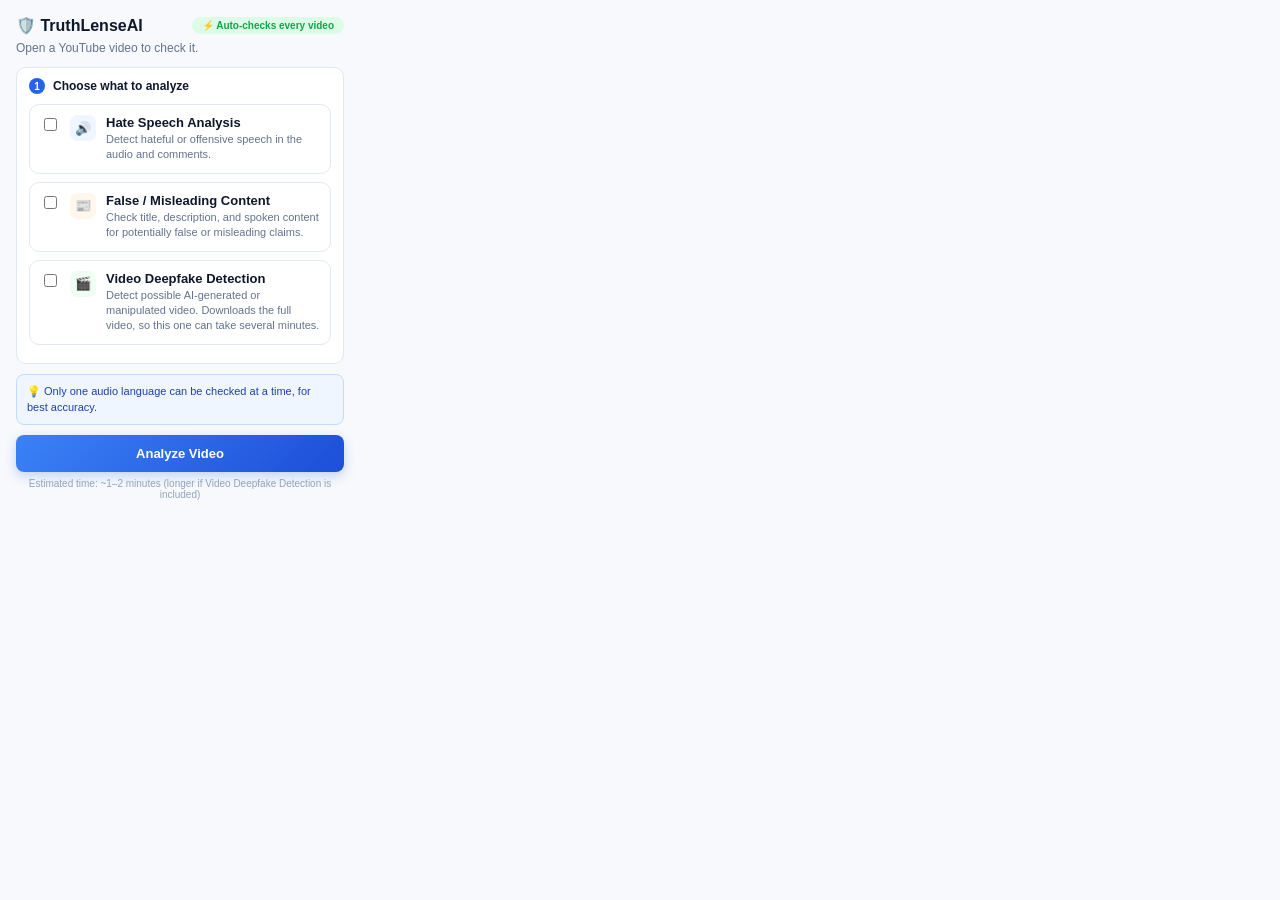
<file: chrome_extension/popup.html>
<!doctype html>
<html lang="en">
  <head>
    <meta charset="utf-8" />
    <title>TruthLenseAI</title>
    <link rel="stylesheet" href="popup.css" />
  </head>
  <body>
    <main>
      <header>
        <span class="brand">🛡️ TruthLenseAI</span>
        <span class="auto-badge">⚡ Auto-checks every video</span>
      </header>

      <p id="pageStatus" class="page-status">Open a YouTube video to check it.</p>
      <div id="videoInfo" class="video-info" hidden>
        <div id="videoTitle" class="video-title"></div>
      </div>

      <section class="group">
        <h2><span class="step-num">1</span> Choose what to analyze</h2>

        <!-- Hate Speech Analysis: one module card, with the language choice
             nested inside it — enabling/disabling the whole module and
             picking Tamil vs. Sinhala are two different decisions, but they
             read as one coherent card instead of two separate full-width
             options. -->
        <div class="module-card" id="hateSpeechCard">
          <label class="module-head">
            <input type="checkbox" id="hateSpeechEnabled" />
            <span class="module-icon hate">🔊</span>
            <div class="module-text">
              <div class="module-title">Hate Speech Analysis</div>
              <div class="module-desc">Detect hateful or offensive speech in the audio and comments.</div>
            </div>
          </label>
          <div class="module-body" id="hateSpeechBody" hidden>
            <div class="sub-label">Language (audio)</div>
            <div class="lang-choice">
              <label class="lang-option"><input type="radio" name="hateLang" value="tamil" /> Tamil</label>
              <label class="lang-option"><input type="radio" name="hateLang" value="sinhala" /> Sinhala <span class="tag">+ deepfake</span></label>
            </div>
            <label class="sub-checkbox">
              <input type="checkbox" id="includeComments" /> Also analyze comments
            </label>
          </div>
        </div>

        <div class="module-card">
          <label class="module-head">
            <input type="checkbox" id="falseContent" />
            <span class="module-icon false">📰</span>
            <div class="module-text">
              <div class="module-title">False / Misleading Content</div>
              <div class="module-desc">Check title, description, and spoken content for potentially false or misleading claims.</div>
            </div>
          </label>
        </div>

        <div class="module-card">
          <label class="module-head">
            <input type="checkbox" id="videoDeepfake" />
            <span class="module-icon deepfake">🎬</span>
            <div class="module-text">
              <div class="module-title">Video Deepfake Detection</div>
              <div class="module-desc">Detect possible AI-generated or manipulated video. Downloads the full video, so this one can take several minutes.</div>
            </div>
          </label>
        </div>
      </section>

      <div class="info-banner">💡 Only one audio language can be checked at a time, for best accuracy.</div>

      <button id="check">Analyze Video</button>
      <p class="est-time">Estimated time: ~1–2 minutes (longer if Video Deepfake Detection is included)</p>
      <p id="status" class="status"></p>

      <section id="results"></section>
    </main>
    <script src="popup.js"></script>
  </body>
</html>
</file>
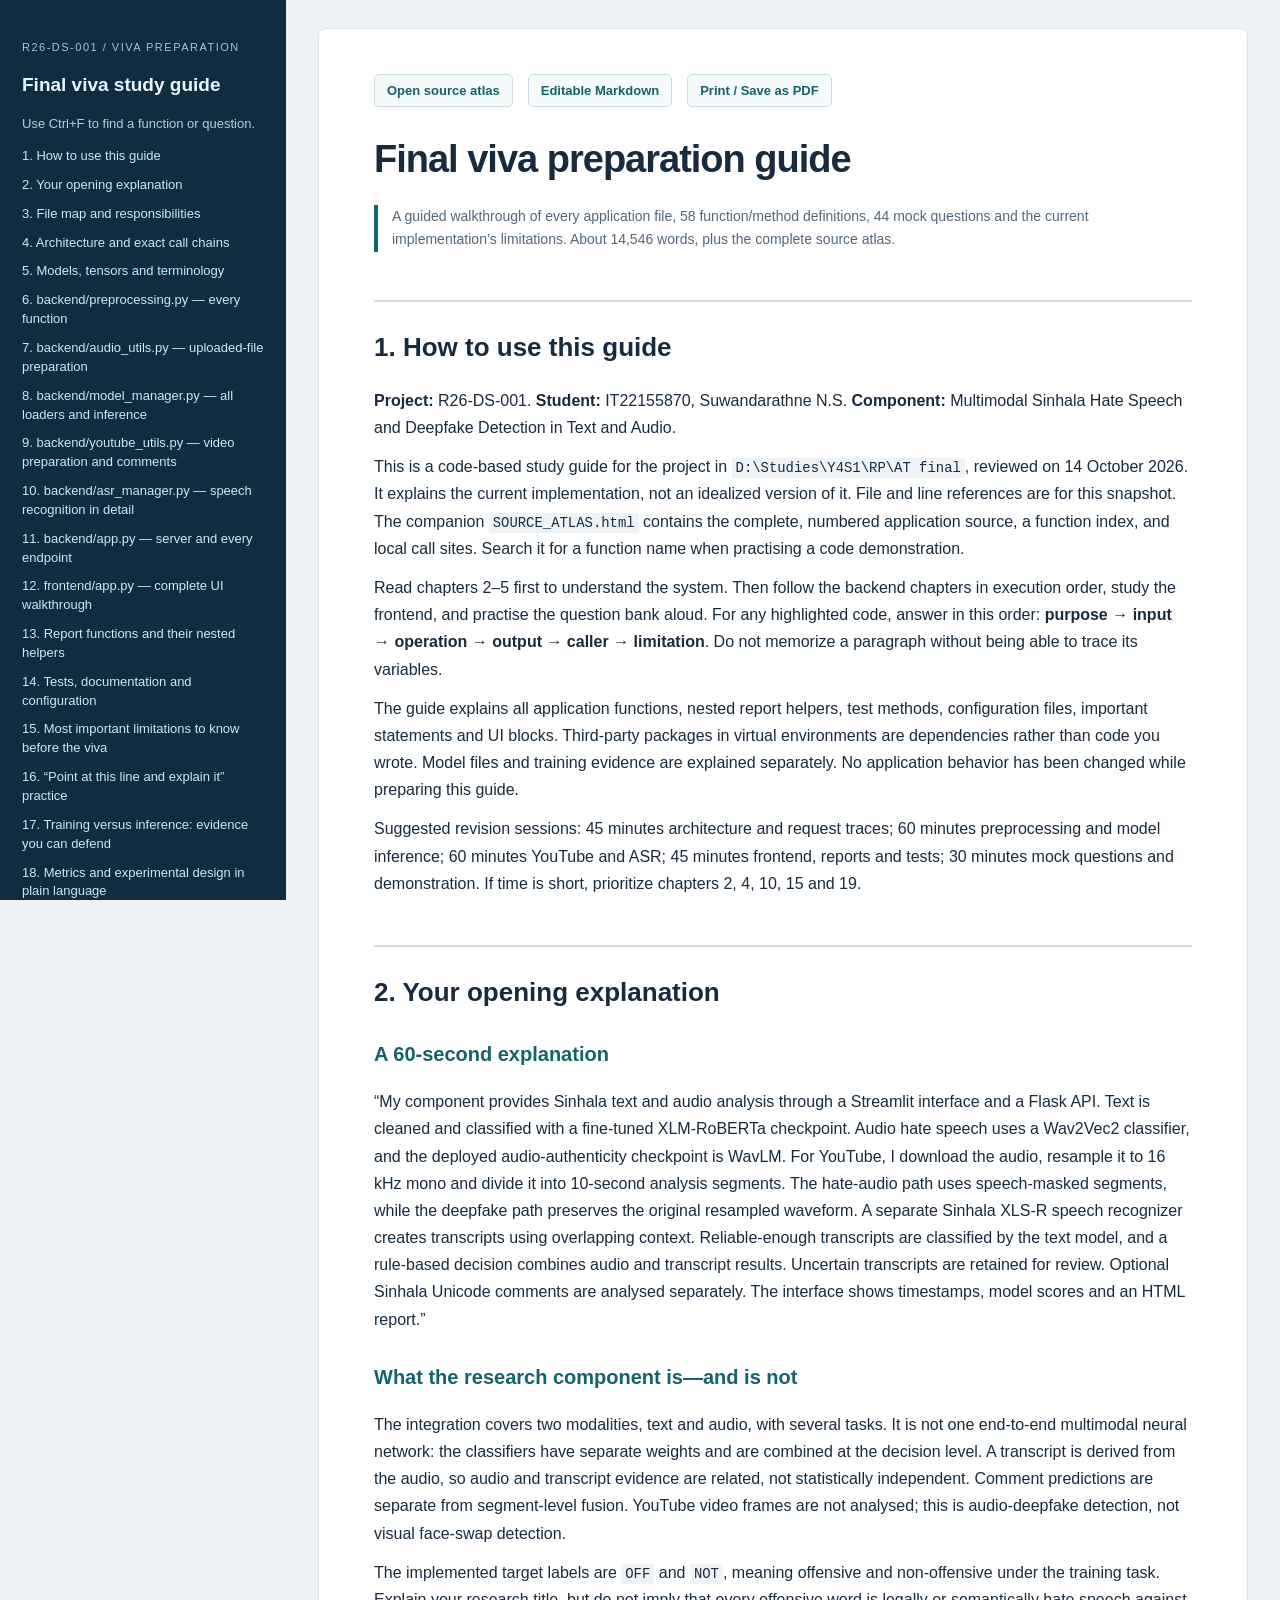
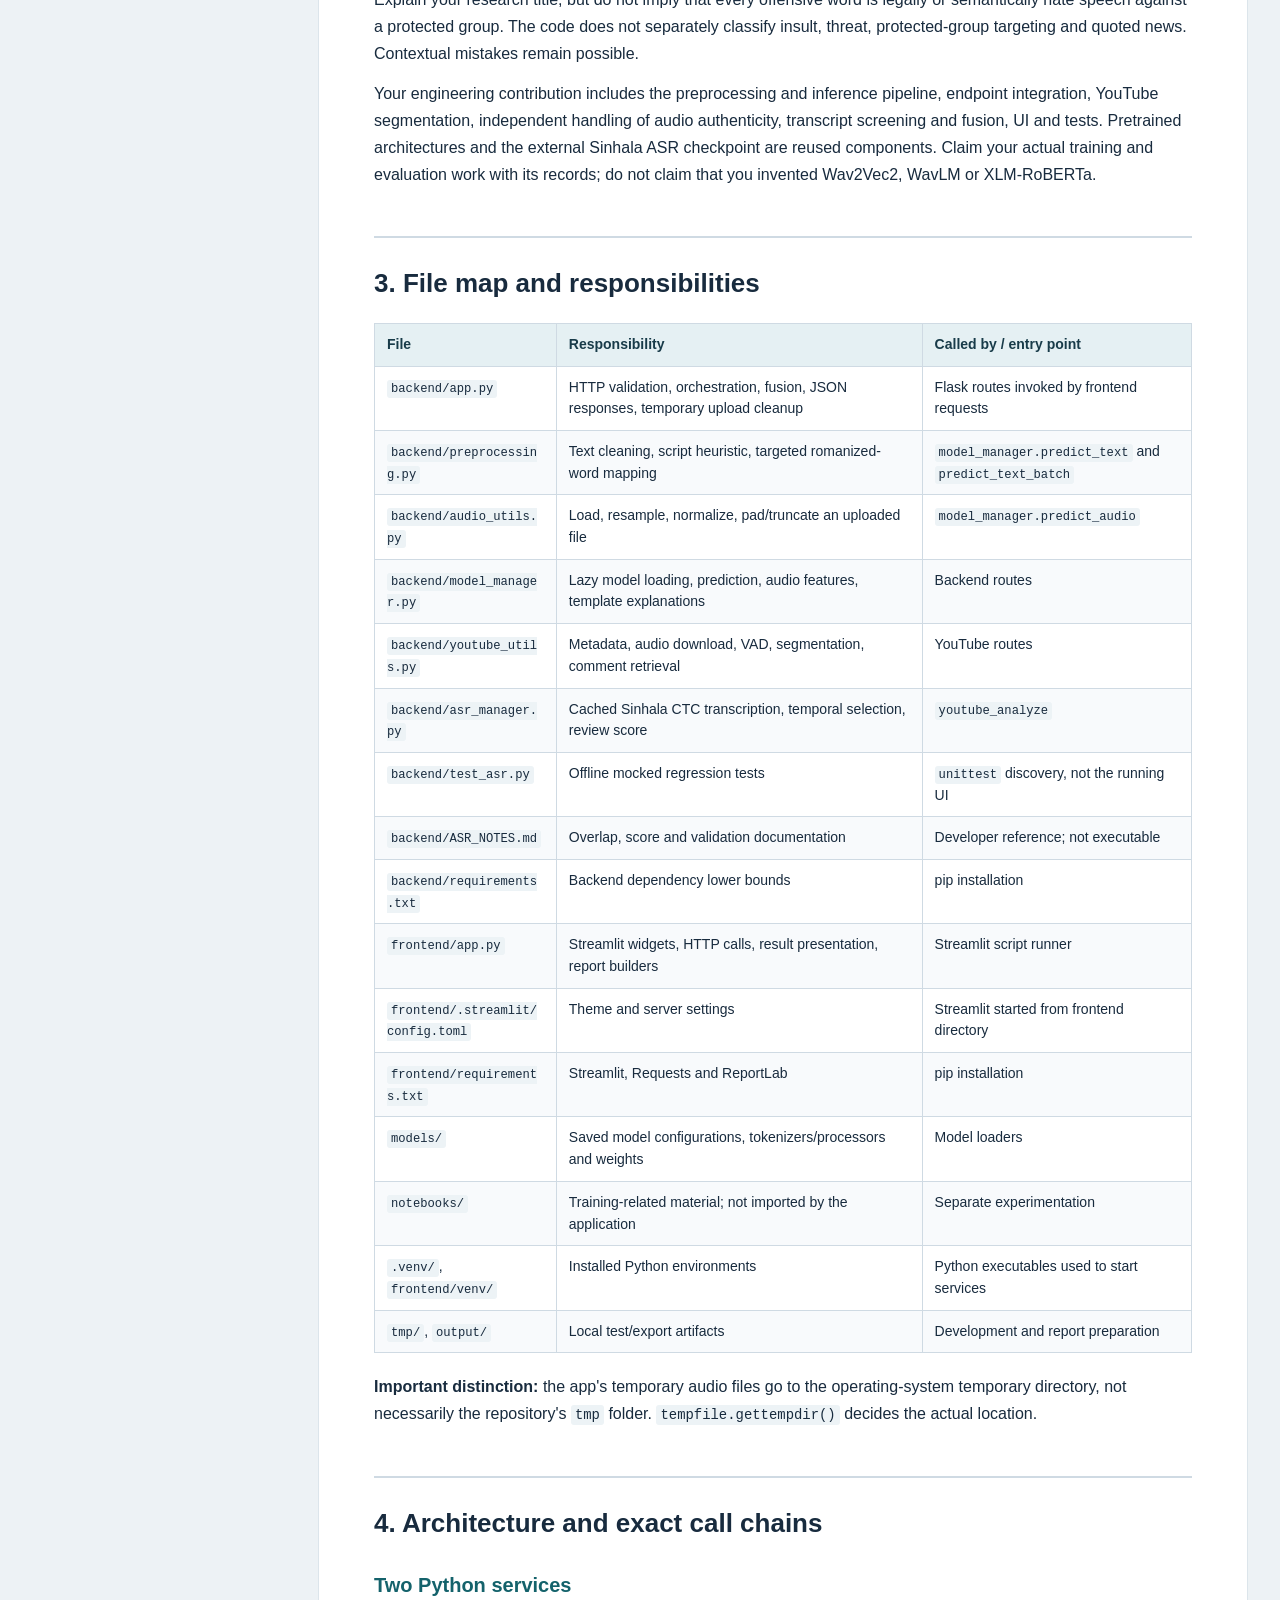
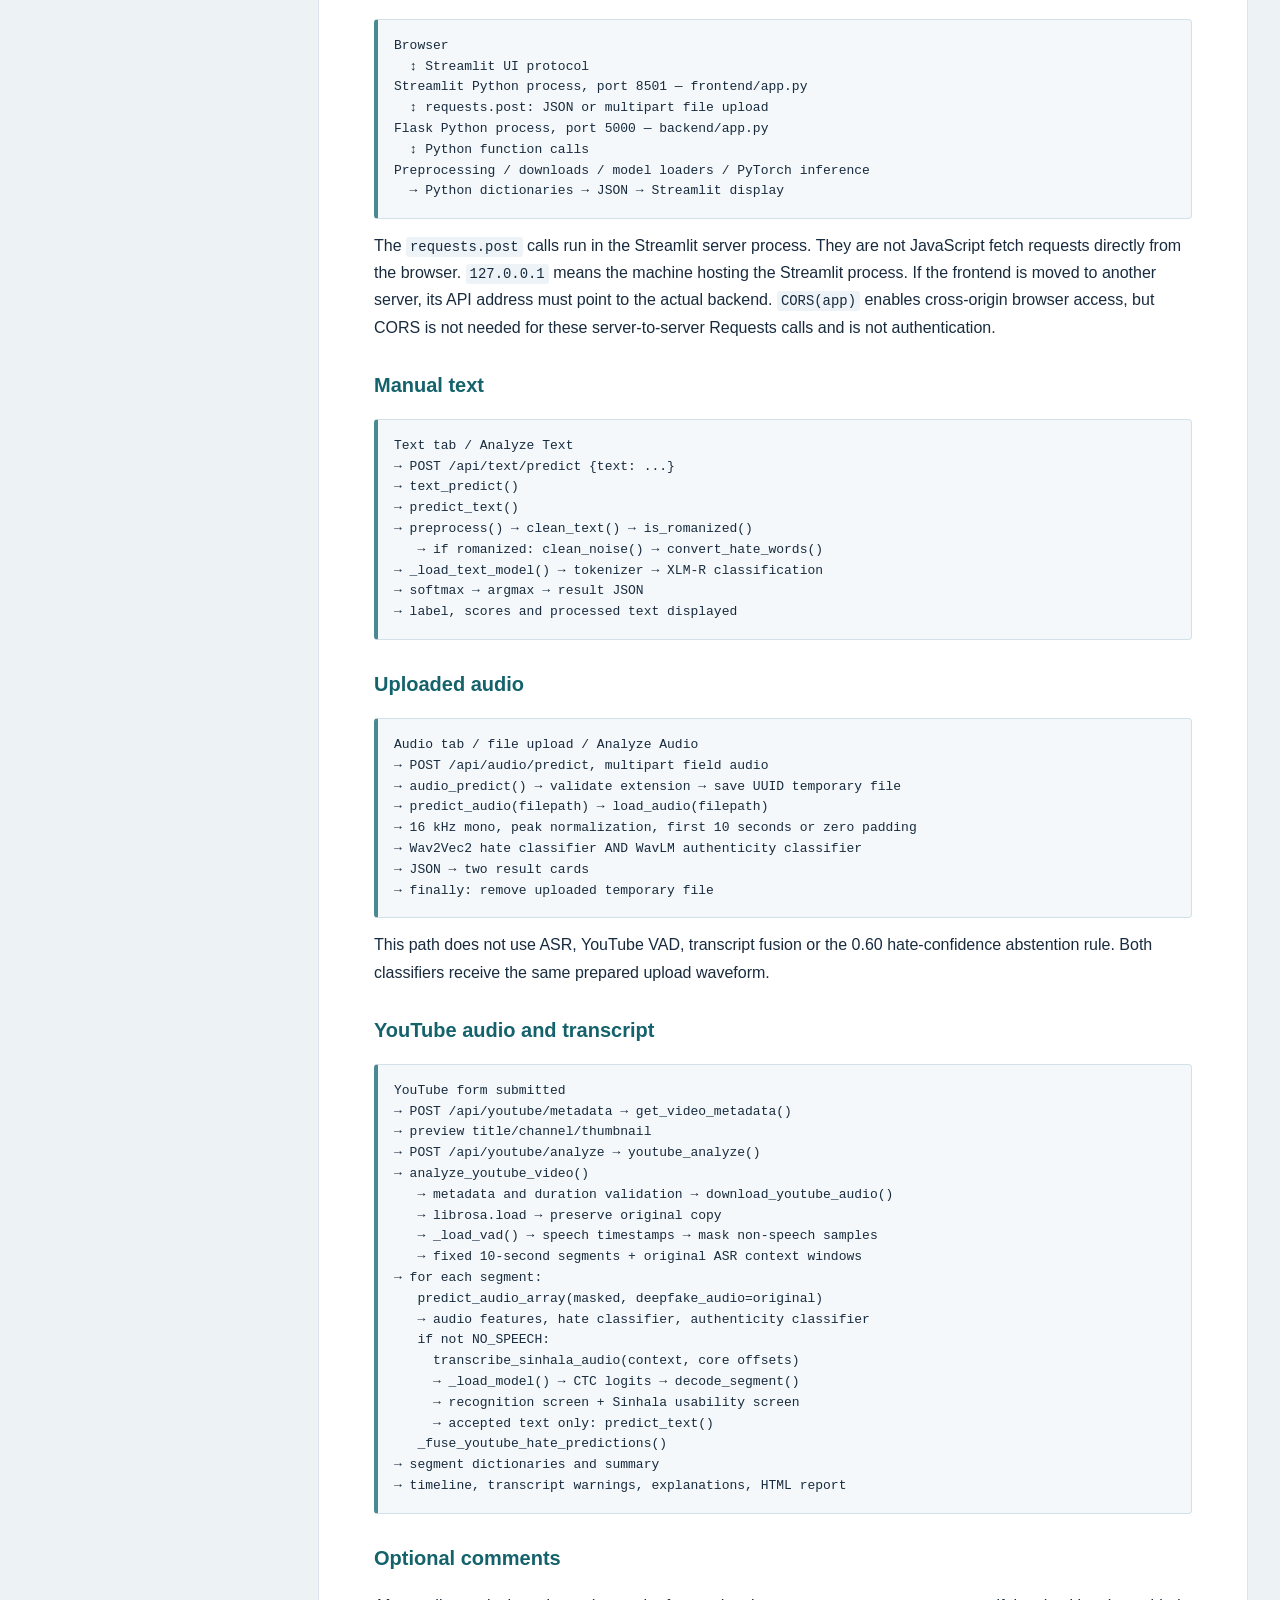
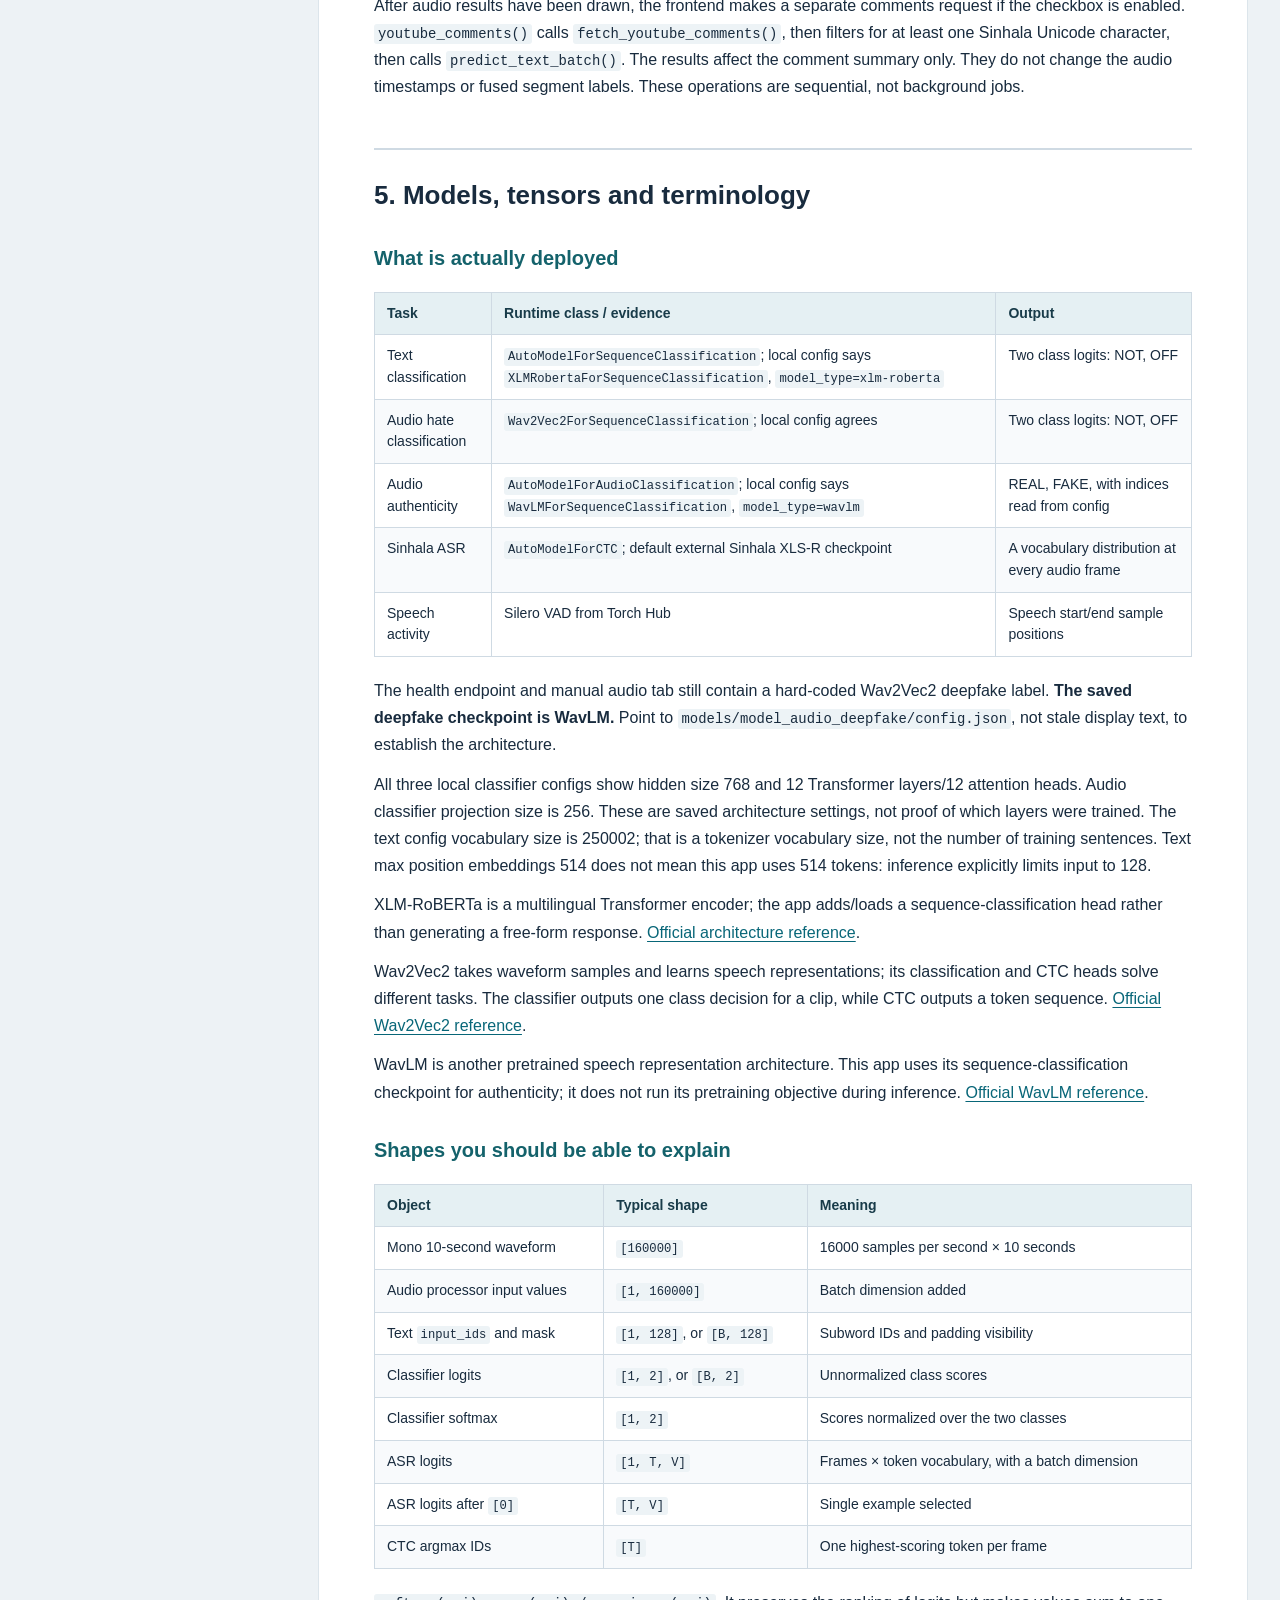
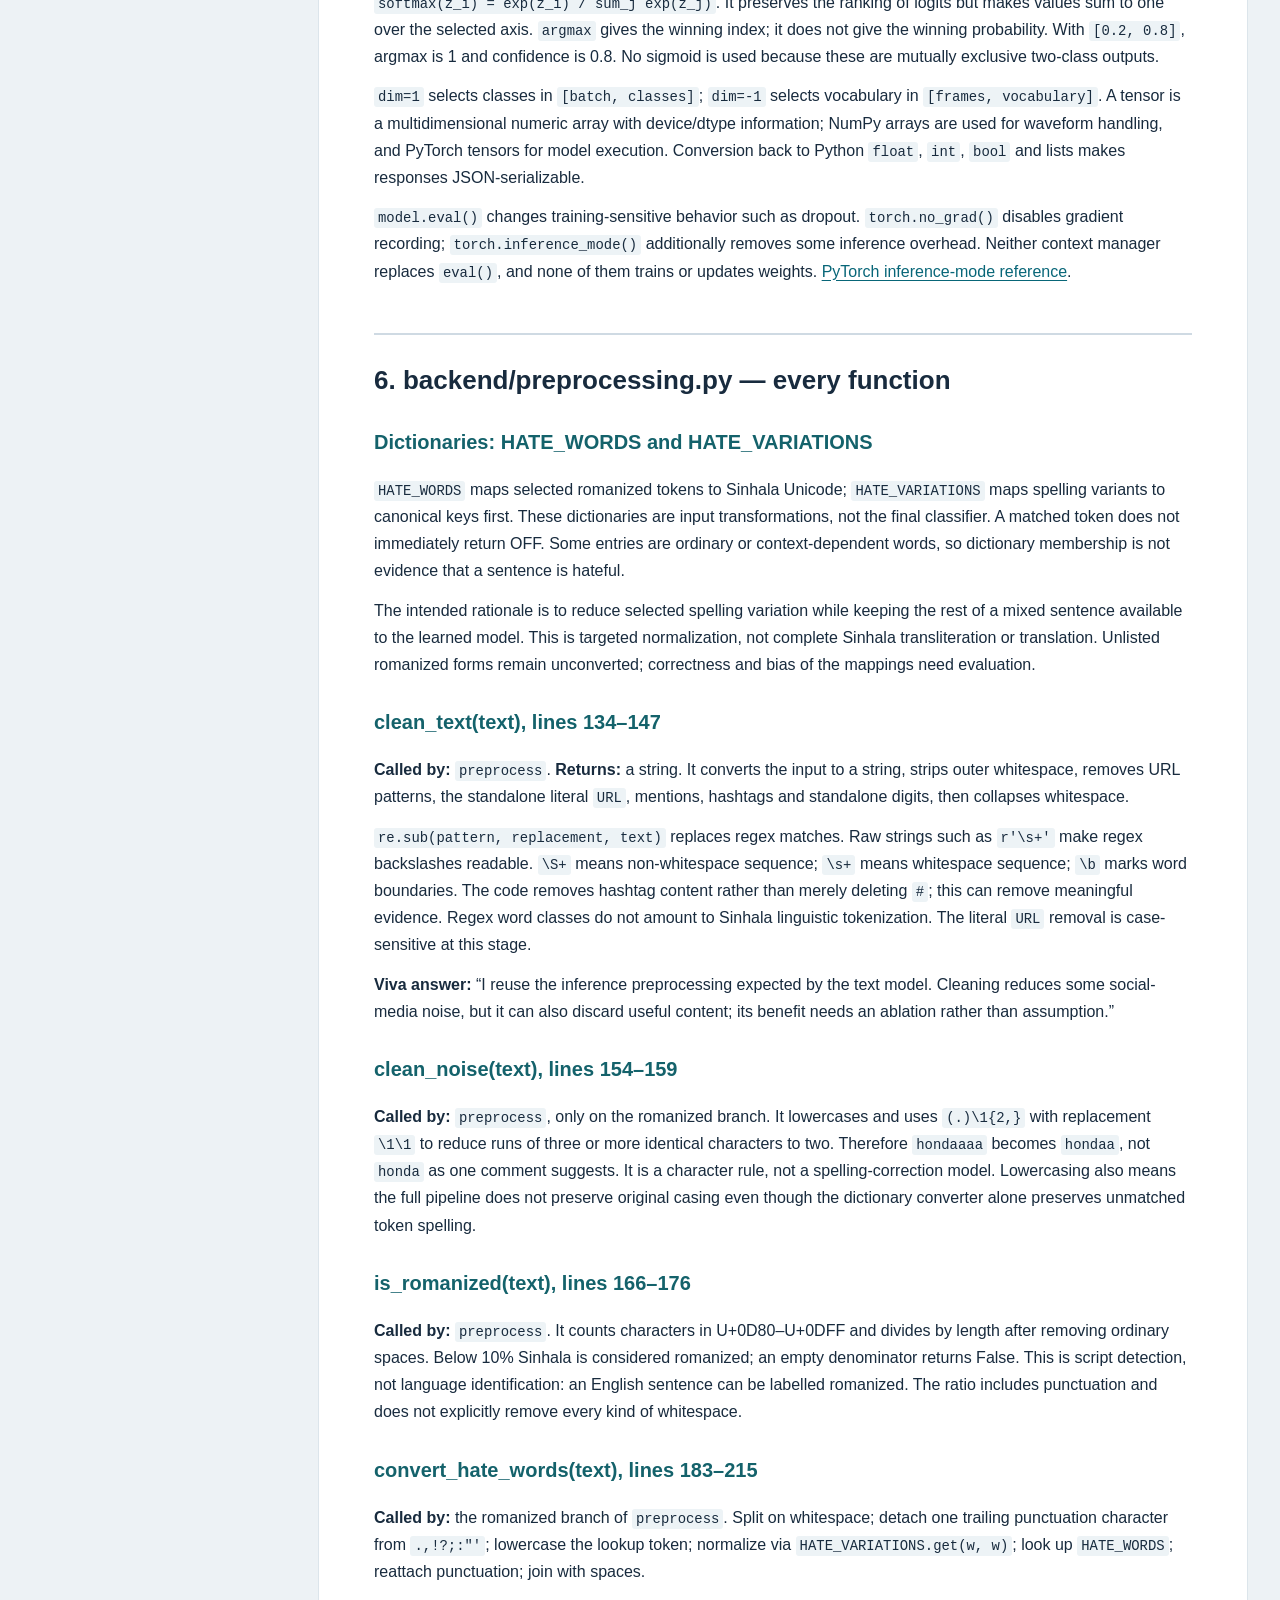
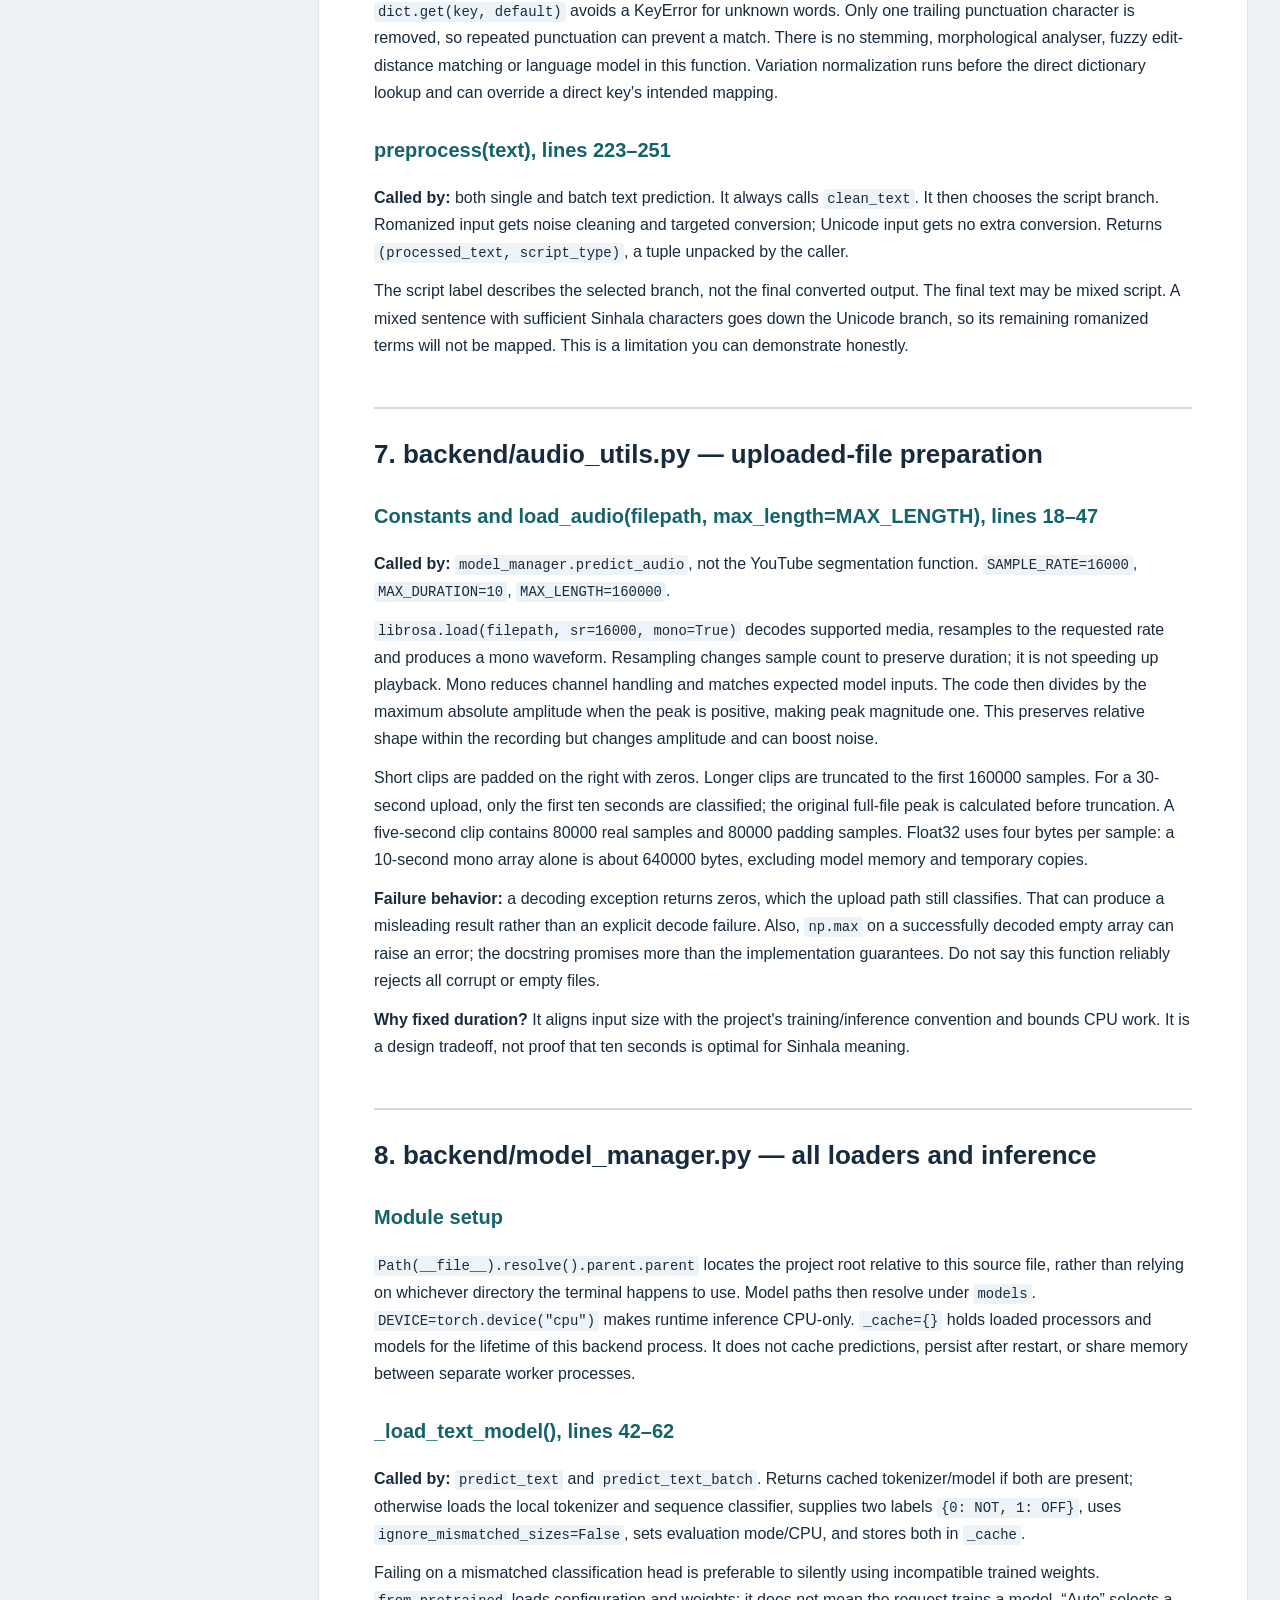
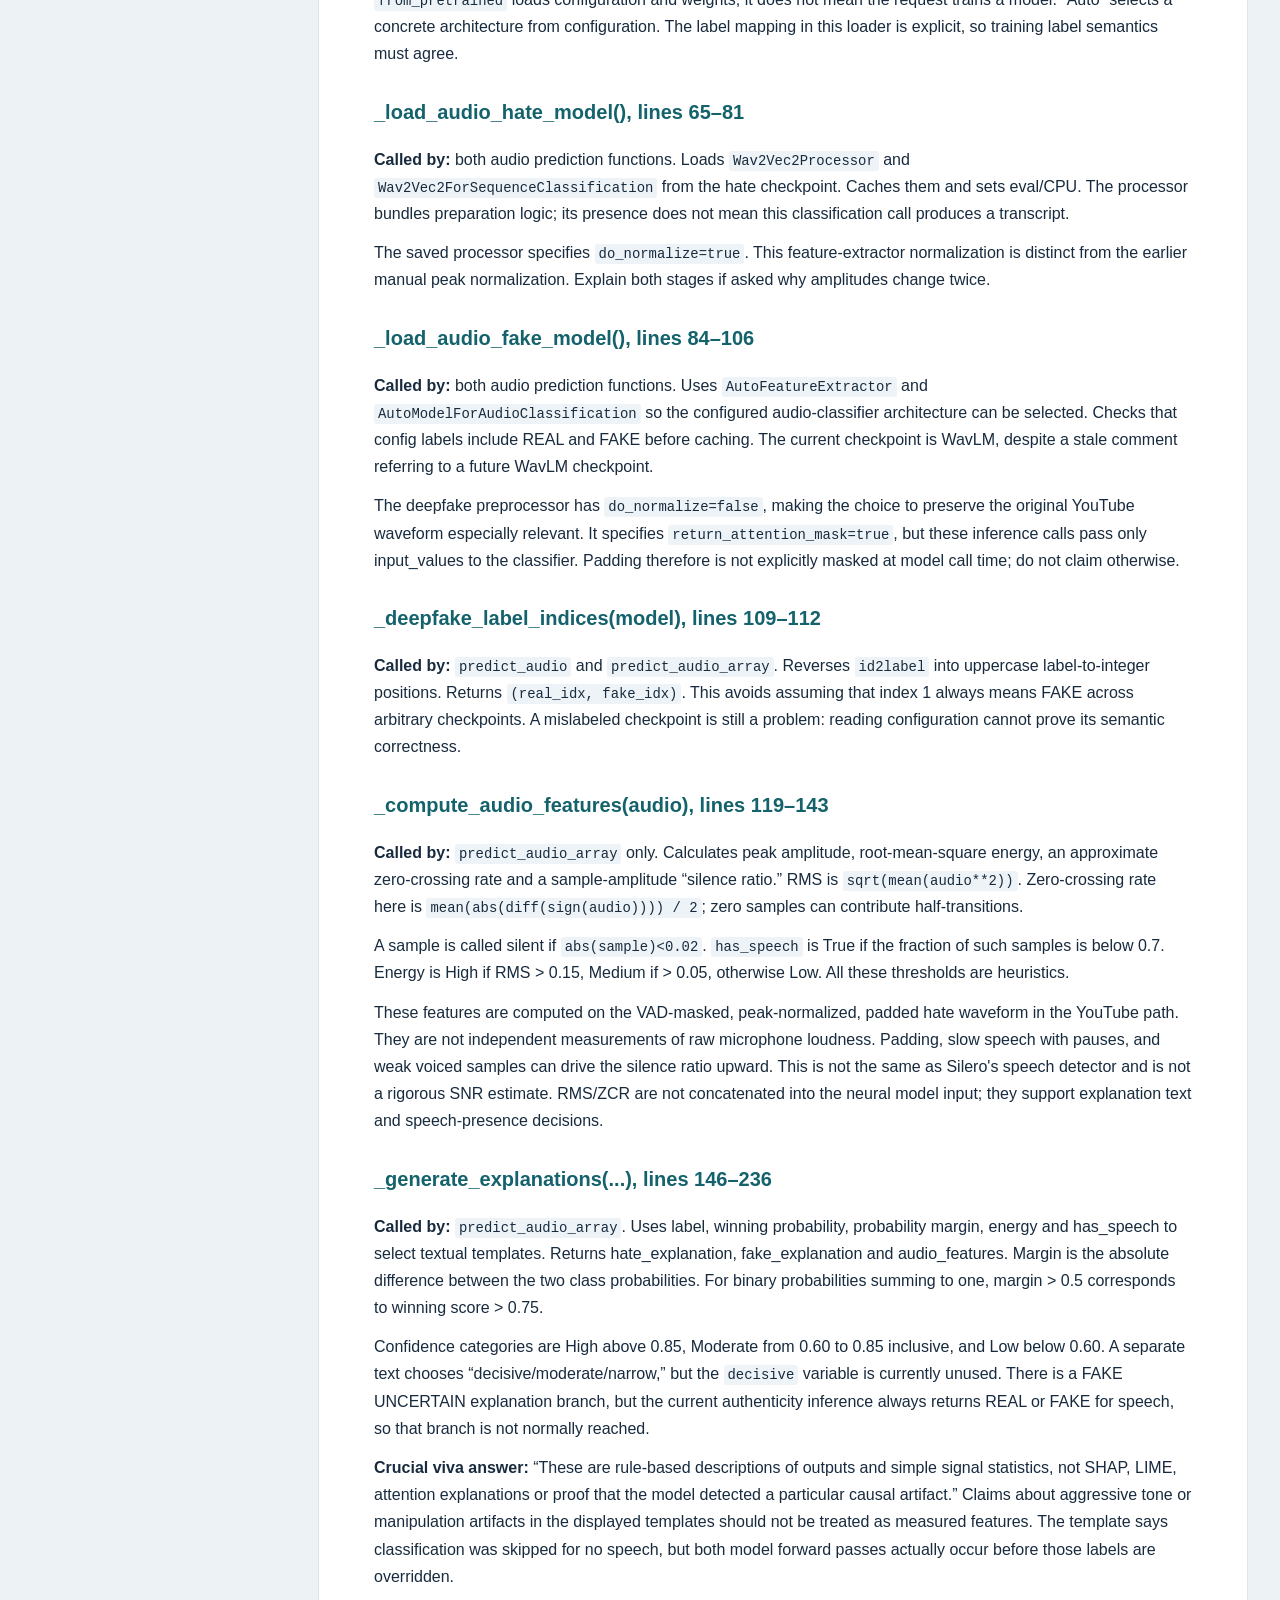
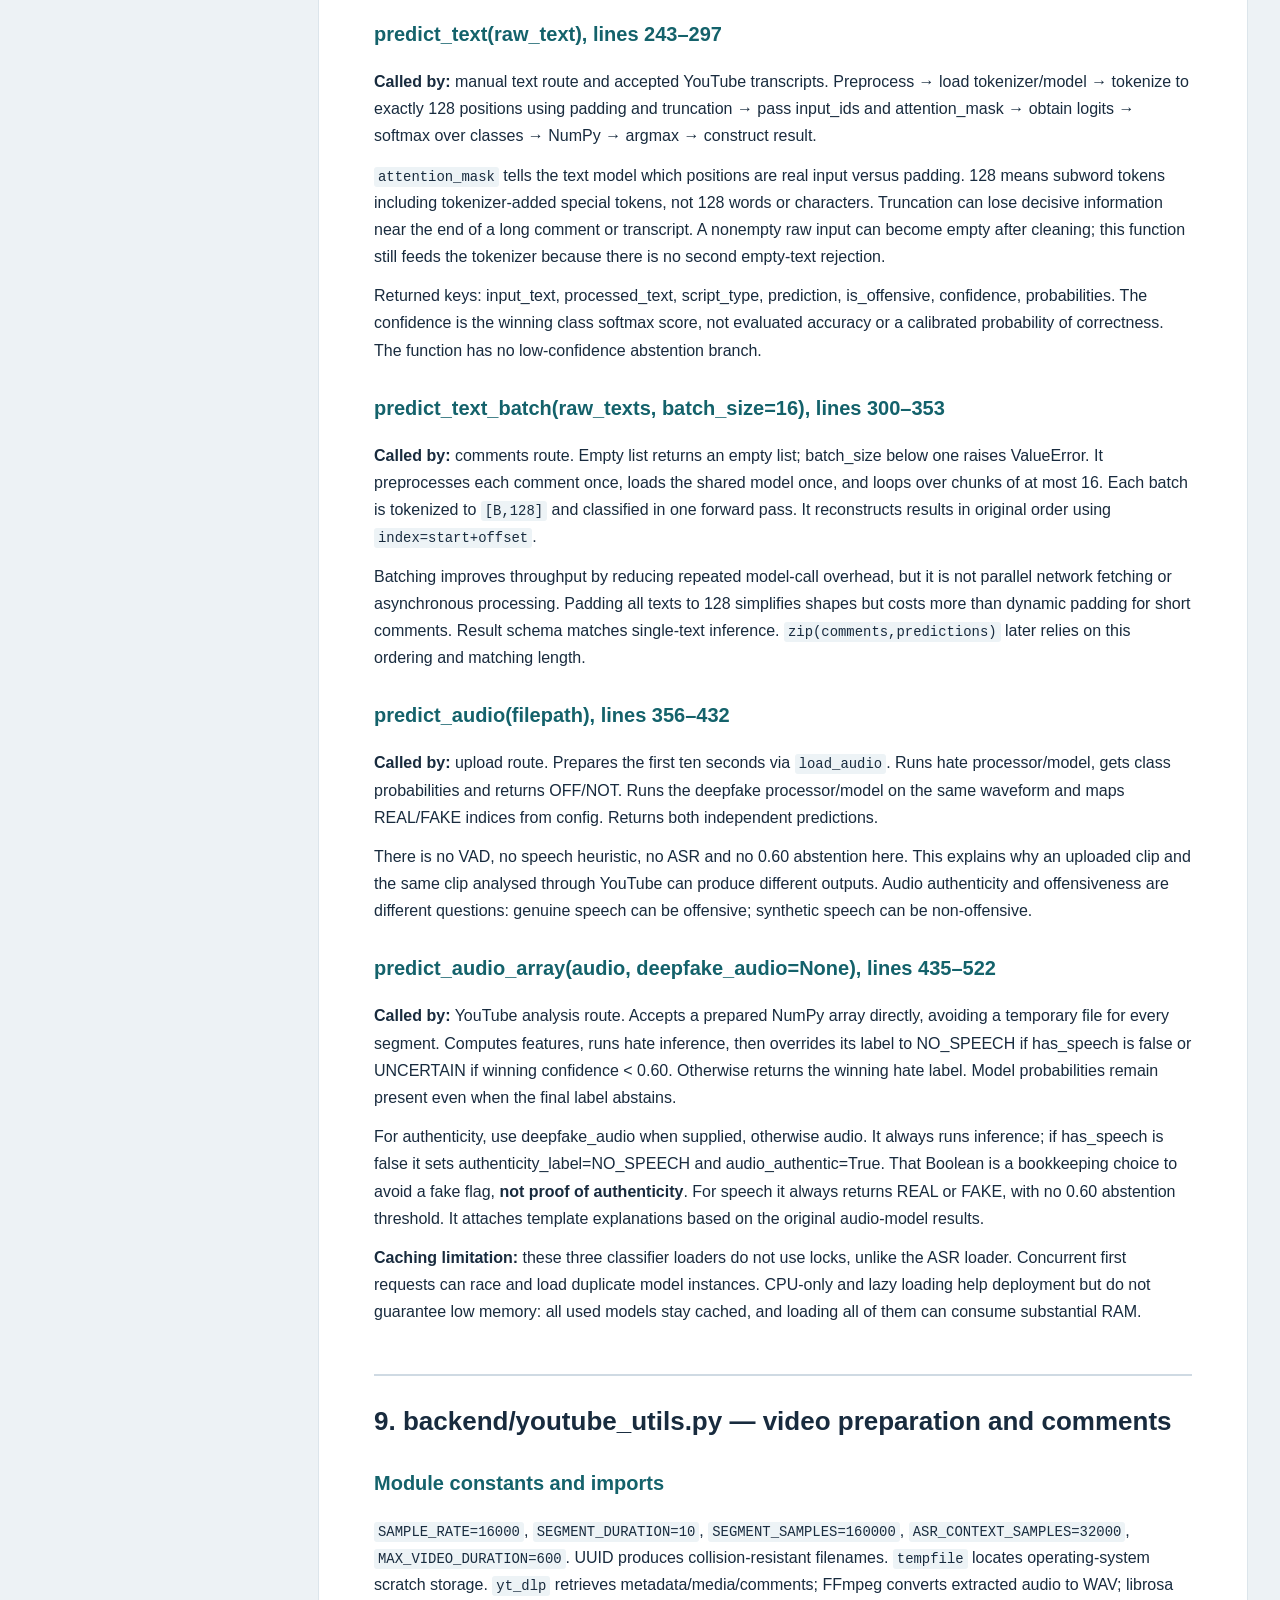
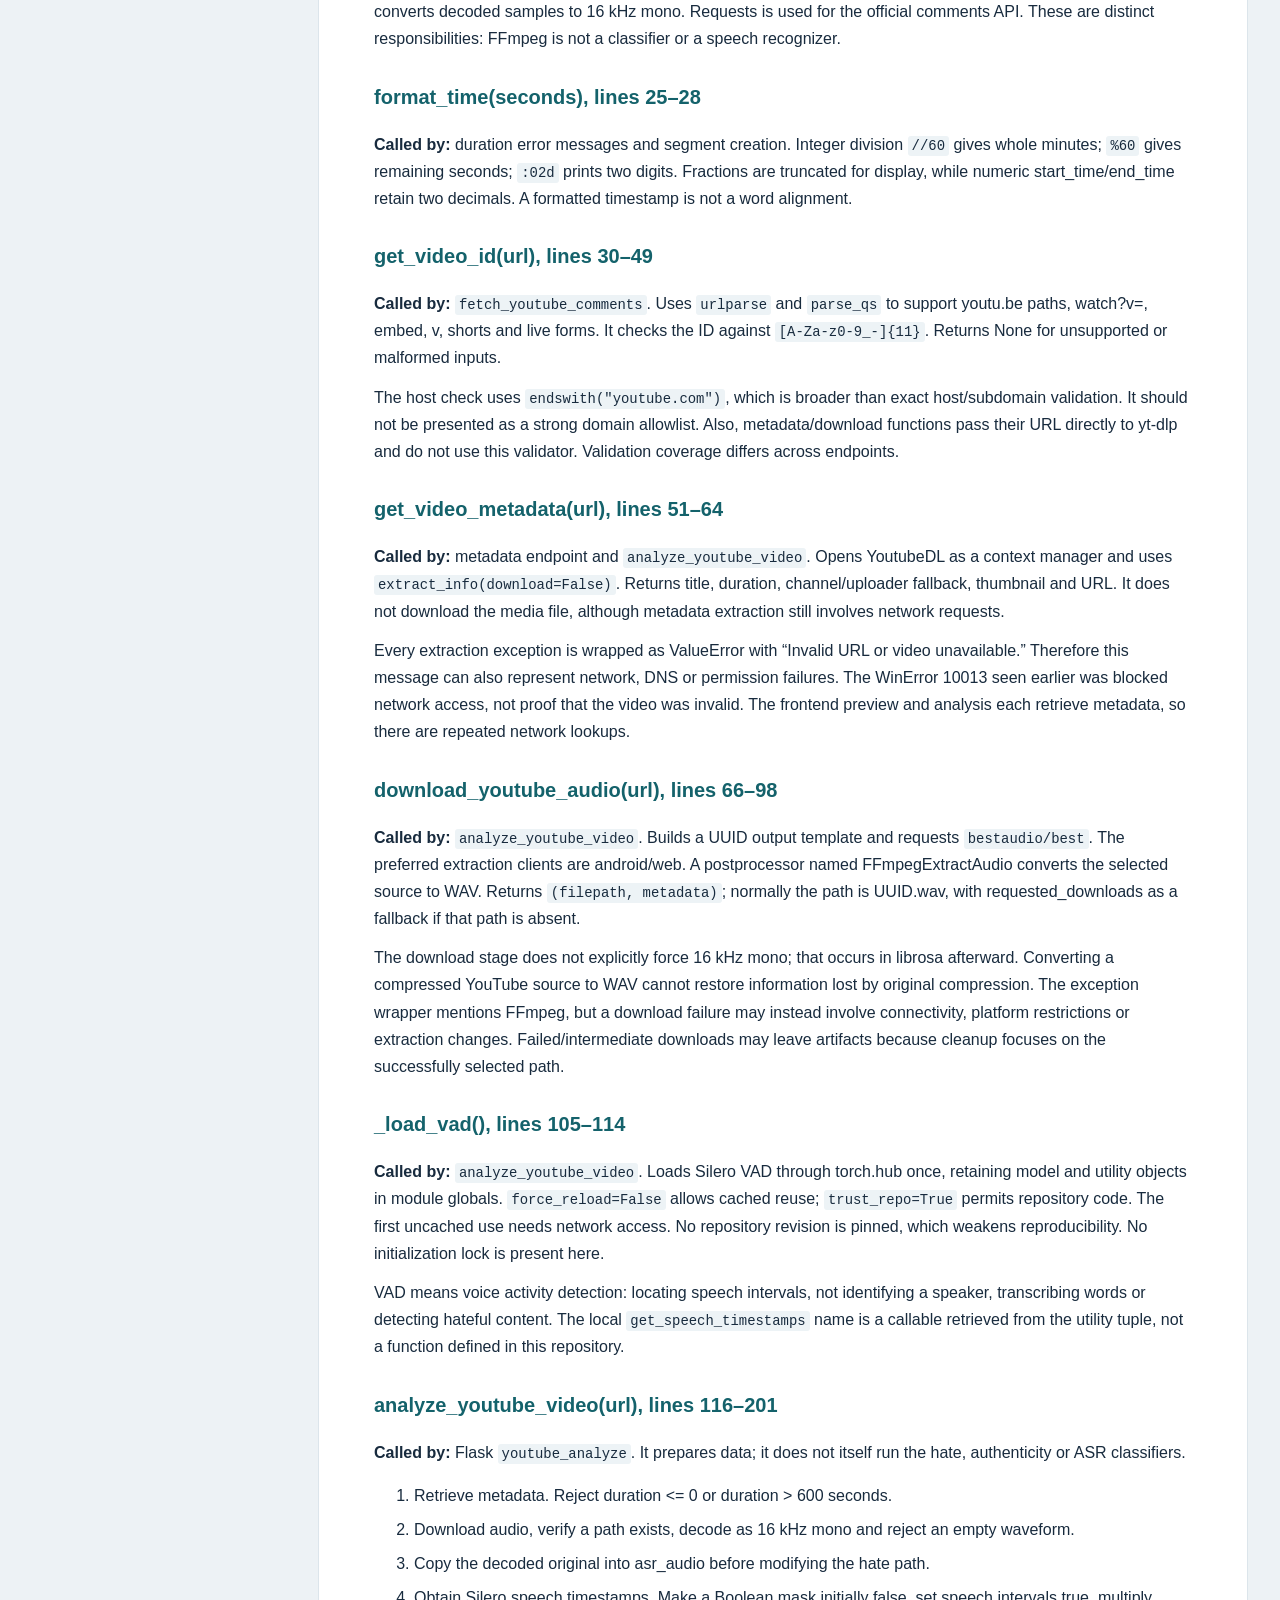
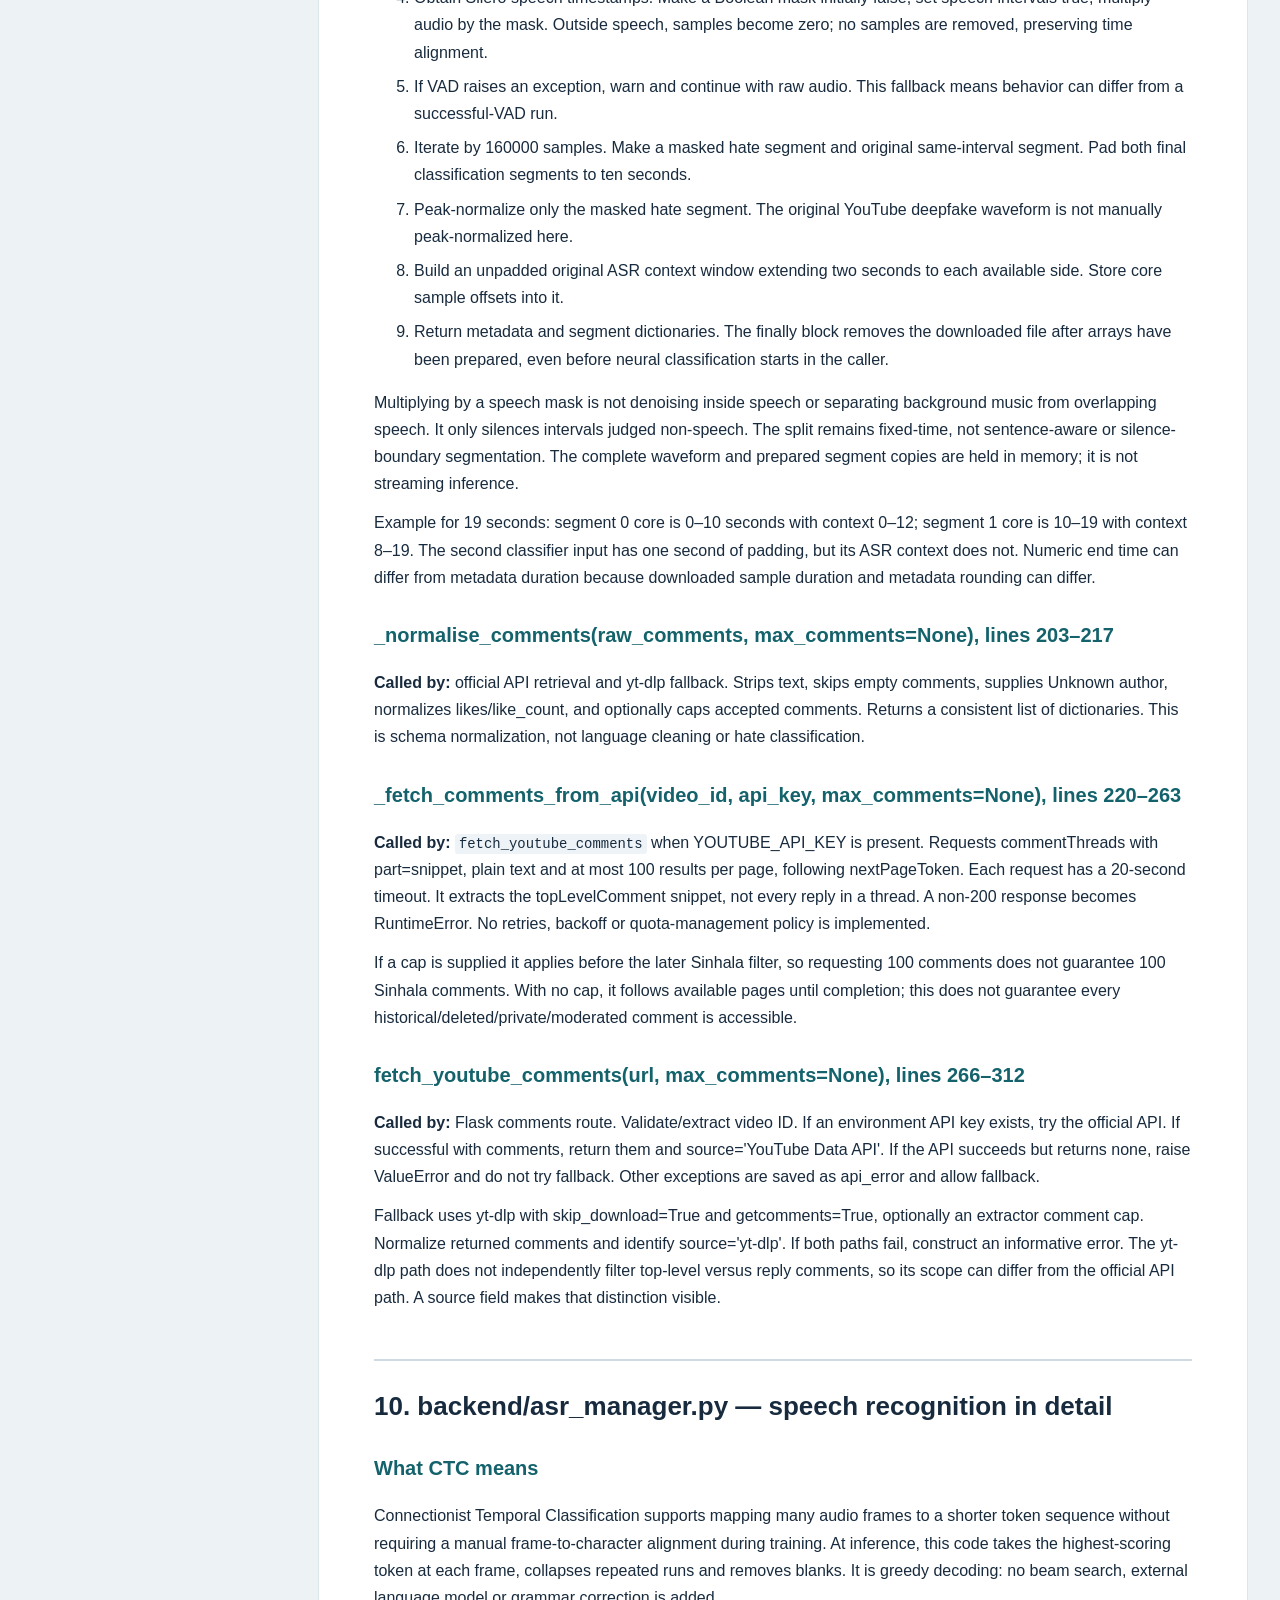
<file: output/viva_prep/VIVA_GUIDE.html>
<!doctype html><html lang="en"><head><meta charset="utf-8"><meta name="viewport" content="width=device-width, initial-scale=1"><title>Final viva study guide</title><style>
:root{--ink:#182b3e;--muted:#52677c;--accent:#14626b;--line:#cfdae3;--paper:#fff}
*{box-sizing:border-box}html{scroll-behavior:smooth}body{margin:0;background:#edf2f5;color:var(--ink);font:16px/1.7 'Segoe UI','Nirmala UI',Arial,sans-serif}
a{color:#086678;text-underline-offset:3px}aside{position:fixed;inset:0 auto 0 0;width:286px;background:#102c40;color:#eaf4fb;padding:26px 22px;overflow:auto}
aside a{color:#d1e6ef;text-decoration:none;display:block;font-size:13px;line-height:1.45;margin:10px 0}aside a:hover{color:white;text-decoration:underline}aside strong{font-size:19px}aside .tag{font-size:11px;letter-spacing:1.5px;color:#96cdd4;text-transform:uppercase}
main{margin:28px 32px 50px 318px;max-width:1100px;background:var(--paper);padding:45px 55px;border:1px solid #dce5eb;border-radius:8px}
h1{font-size:38px;line-height:1.2;letter-spacing:-1px;margin:0 0 18px}h2{font-size:26px;line-height:1.35;border-top:2px solid var(--line);padding-top:28px;margin-top:48px;scroll-margin-top:20px}h3{font-size:20px;line-height:1.4;margin-top:30px;color:var(--accent);scroll-margin-top:20px}p{margin:12px 0}li{margin:7px 0}strong{font-weight:650}
.subtitle{font-size:14px;color:var(--muted);border-left:4px solid var(--accent);padding-left:14px;margin:22px 0 32px}.toolbar{display:flex;gap:15px;align-items:center;margin-bottom:30px;flex-wrap:wrap}.toolbar a,button{font:600 13px 'Segoe UI',sans-serif;border:1px solid var(--line);border-radius:5px;padding:8px 12px;background:#f5fafb;color:var(--accent);text-decoration:none;cursor:pointer}
table{border-collapse:collapse;width:100%;font-size:14px;line-height:1.55;margin:20px 0;table-layout:auto}th{background:#e5f0f3;color:#183b49;text-align:left}th,td{padding:10px 12px;border:1px solid var(--line);vertical-align:top;overflow-wrap:anywhere}tr:nth-child(even) td{background:#f8fafc}thead{display:table-header-group}
code{font:0.87em/1.5 Consolas,'Nirmala UI',monospace;background:#edf3f6;padding:2px 4px;border-radius:3px;overflow-wrap:anywhere}pre{border:1px solid #d2e0e8;border-left:4px solid #4a8994;background:#f4f8fa;padding:16px;overflow:auto;font:13px/1.6 Consolas,'Nirmala UI',monospace;border-radius:4px}pre code{background:transparent;padding:0;font-size:inherit;overflow-wrap:normal}blockquote{border-left:4px solid #a7bdca;padding:2px 18px;color:var(--muted)}
.source{padding:14px 0;font-size:12px;tab-size:4;white-space:normal}.line{display:block;min-height:1.6em;padding-right:15px;white-space:pre}.line:target{background:#fff2b2}.ln{display:inline-block;width:57px;text-align:right;padding-right:15px;color:#6e8292;text-decoration:none;user-select:none}.source code{white-space:normal}summary{cursor:pointer;color:var(--accent);font-weight:650;padding:8px}.note{font-size:13px;color:var(--muted)}
@media(max-width:1000px){aside{position:static;width:auto;max-height:300px}main{margin:18px;padding:26px}h1{font-size:31px}}
@media print{body{background:#fff;font-size:10pt;line-height:1.5}aside,.toolbar{display:none}main{margin:0;max-width:none;padding:0;border:0}h1{font-size:26pt}h2{font-size:17pt;break-after:avoid;break-before:page;margin-top:0}h3{font-size:13pt;break-after:avoid}table{font-size:8.5pt}tr{break-inside:avoid}pre{white-space:pre-wrap;font-size:8pt;overflow:visible}pre code,.source code{white-space:pre-wrap;overflow-wrap:anywhere}a{color:inherit}p{orphans:3;widows:3}@page{size:A4;margin:18mm}}
</style></head><body>
<aside><p class="tag">R26-DS-001 / Viva preparation</p><strong>Final viva study guide</strong><p class="note" style="color:#b9cdd9">Use Ctrl+F to find a function or question.</p><a href="#1-how-to-use-this-guide">1. How to use this guide</a><a href="#2-your-opening-explanation">2. Your opening explanation</a><a href="#3-file-map-and-responsibilities">3. File map and responsibilities</a><a href="#4-architecture-and-exact-call-chains">4. Architecture and exact call chains</a><a href="#5-models-tensors-and-terminology">5. Models, tensors and terminology</a><a href="#6-backend-preprocessing-py-every-function">6. backend/preprocessing.py — every function</a><a href="#7-backend-audio-utils-py-uploaded-file-preparation">7. backend/audio_utils.py — uploaded-file preparation</a><a href="#8-backend-model-manager-py-all-loaders-and-inference">8. backend/model_manager.py — all loaders and inference</a><a href="#9-backend-youtube-utils-py-video-preparation-and-comments">9. backend/youtube_utils.py — video preparation and comments</a><a href="#10-backend-asr-manager-py-speech-recognition-in-detail">10. backend/asr_manager.py — speech recognition in detail</a><a href="#11-backend-app-py-server-and-every-endpoint">11. backend/app.py — server and every endpoint</a><a href="#12-frontend-app-py-complete-ui-walkthrough">12. frontend/app.py — complete UI walkthrough</a><a href="#13-report-functions-and-their-nested-helpers">13. Report functions and their nested helpers</a><a href="#14-tests-documentation-and-configuration">14. Tests, documentation and configuration</a><a href="#15-most-important-limitations-to-know-before-the-viva">15. Most important limitations to know before the viva</a><a href="#16-point-at-this-line-and-explain-it-practice">16. “Point at this line and explain it” practice</a><a href="#17-training-versus-inference-evidence-you-can-defend">17. Training versus inference: evidence you can defend</a><a href="#18-metrics-and-experimental-design-in-plain-language">18. Metrics and experimental design in plain language</a><a href="#19-mock-viva-concise-answers-plus-follow-up-probes">19. Mock viva: concise answers plus follow-up probes</a><a href="#20-a-live-demonstration-and-debugging-rehearsal">20. A live demonstration and debugging rehearsal</a><a href="#21-revision-checklist-and-glossary">21. Revision checklist and glossary</a><a href="#22-references-and-evidence-boundaries">22. References and evidence boundaries</a></aside><main>
<div class="toolbar"><a href="SOURCE_ATLAS.html">Open source atlas</a><a href="VIVA_GUIDE.md">Editable Markdown</a><button onclick="window.print()">Print / Save as PDF</button></div>
<h1 id="final-viva-preparation-guide">Final viva preparation guide</h1><p class="subtitle">A guided walkthrough of every application file, 58 function/method definitions, 44 mock questions and the current implementation’s limitations. About 14,546 words, plus the complete source atlas.</p>
<h2 id="1-how-to-use-this-guide">1. How to use this guide</h2>
<p><strong>Project:</strong> R26-DS-001. <strong>Student:</strong> IT22155870, Suwandarathne N.S. <strong>Component:</strong> Multimodal Sinhala Hate Speech and Deepfake Detection in Text and Audio.</p>
<p>This is a code-based study guide for the project in <code>D:\Studies\Y4S1\RP\AT final</code>, reviewed on 14 October 2026. It explains the current implementation, not an idealized version of it. File and line references are for this snapshot. The companion <code>SOURCE_ATLAS.html</code> contains the complete, numbered application source, a function index, and local call sites. Search it for a function name when practising a code demonstration.</p>
<p>Read chapters 2–5 first to understand the system. Then follow the backend chapters in execution order, study the frontend, and practise the question bank aloud. For any highlighted code, answer in this order: <strong>purpose → input → operation → output → caller → limitation</strong>. Do not memorize a paragraph without being able to trace its variables.</p>
<p>The guide explains all application functions, nested report helpers, test methods, configuration files, important statements and UI blocks. Third-party packages in virtual environments are dependencies rather than code you wrote. Model files and training evidence are explained separately. No application behavior has been changed while preparing this guide.</p>
<p>Suggested revision sessions: 45 minutes architecture and request traces; 60 minutes preprocessing and model inference; 60 minutes YouTube and ASR; 45 minutes frontend, reports and tests; 30 minutes mock questions and demonstration. If time is short, prioritize chapters 2, 4, 10, 15 and 19.</p>
<h2 id="2-your-opening-explanation">2. Your opening explanation</h2>
<h3 id="a-60-second-explanation">A 60-second explanation</h3>
<p>“My component provides Sinhala text and audio analysis through a Streamlit interface and a Flask API. Text is cleaned and classified with a fine-tuned XLM-RoBERTa checkpoint. Audio hate speech uses a Wav2Vec2 classifier, and the deployed audio-authenticity checkpoint is WavLM. For YouTube, I download the audio, resample it to 16 kHz mono and divide it into 10-second analysis segments. The hate-audio path uses speech-masked segments, while the deepfake path preserves the original resampled waveform. A separate Sinhala XLS-R speech recognizer creates transcripts using overlapping context. Reliable-enough transcripts are classified by the text model, and a rule-based decision combines audio and transcript results. Uncertain transcripts are retained for review. Optional Sinhala Unicode comments are analysed separately. The interface shows timestamps, model scores and an HTML report.”</p>
<h3 id="what-the-research-component-is-and-is-not">What the research component is—and is not</h3>
<p>The integration covers two modalities, text and audio, with several tasks. It is not one end-to-end multimodal neural network: the classifiers have separate weights and are combined at the decision level. A transcript is derived from the audio, so audio and transcript evidence are related, not statistically independent. Comment predictions are separate from segment-level fusion. YouTube video frames are not analysed; this is audio-deepfake detection, not visual face-swap detection.</p>
<p>The implemented target labels are <code>OFF</code> and <code>NOT</code>, meaning offensive and non-offensive under the training task. Explain your research title, but do not imply that every offensive word is legally or semantically hate speech against a protected group. The code does not separately classify insult, threat, protected-group targeting and quoted news. Contextual mistakes remain possible.</p>
<p>Your engineering contribution includes the preprocessing and inference pipeline, endpoint integration, YouTube segmentation, independent handling of audio authenticity, transcript screening and fusion, UI and tests. Pretrained architectures and the external Sinhala ASR checkpoint are reused components. Claim your actual training and evaluation work with its records; do not claim that you invented Wav2Vec2, WavLM or XLM-RoBERTa.</p>
<h2 id="3-file-map-and-responsibilities">3. File map and responsibilities</h2>
<table><thead><tr><th>File</th><th>Responsibility</th><th>Called by / entry point</th></tr></thead><tbody>
<tr><td><code>backend/app.py</code></td><td>HTTP validation, orchestration, fusion, JSON responses, temporary upload cleanup</td><td>Flask routes invoked by frontend requests</td></tr>
<tr><td><code>backend/preprocessing.py</code></td><td>Text cleaning, script heuristic, targeted romanized-word mapping</td><td><code>model_manager.predict_text</code> and <code>predict_text_batch</code></td></tr>
<tr><td><code>backend/audio_utils.py</code></td><td>Load, resample, normalize, pad/truncate an uploaded file</td><td><code>model_manager.predict_audio</code></td></tr>
<tr><td><code>backend/model_manager.py</code></td><td>Lazy model loading, prediction, audio features, template explanations</td><td>Backend routes</td></tr>
<tr><td><code>backend/youtube_utils.py</code></td><td>Metadata, audio download, VAD, segmentation, comment retrieval</td><td>YouTube routes</td></tr>
<tr><td><code>backend/asr_manager.py</code></td><td>Cached Sinhala CTC transcription, temporal selection, review score</td><td><code>youtube_analyze</code></td></tr>
<tr><td><code>backend/test_asr.py</code></td><td>Offline mocked regression tests</td><td><code>unittest</code> discovery, not the running UI</td></tr>
<tr><td><code>backend/ASR_NOTES.md</code></td><td>Overlap, score and validation documentation</td><td>Developer reference; not executable</td></tr>
<tr><td><code>backend/requirements.txt</code></td><td>Backend dependency lower bounds</td><td>pip installation</td></tr>
<tr><td><code>frontend/app.py</code></td><td>Streamlit widgets, HTTP calls, result presentation, report builders</td><td>Streamlit script runner</td></tr>
<tr><td><code>frontend/.streamlit/config.toml</code></td><td>Theme and server settings</td><td>Streamlit started from frontend directory</td></tr>
<tr><td><code>frontend/requirements.txt</code></td><td>Streamlit, Requests and ReportLab</td><td>pip installation</td></tr>
<tr><td><code>models/</code></td><td>Saved model configurations, tokenizers/processors and weights</td><td>Model loaders</td></tr>
<tr><td><code>notebooks/</code></td><td>Training-related material; not imported by the application</td><td>Separate experimentation</td></tr>
<tr><td><code>.venv/</code>, <code>frontend/venv/</code></td><td>Installed Python environments</td><td>Python executables used to start services</td></tr>
<tr><td><code>tmp/</code>, <code>output/</code></td><td>Local test/export artifacts</td><td>Development and report preparation</td></tr>
</tbody></table>
<p><strong>Important distinction:</strong> the app&#x27;s temporary audio files go to the operating-system temporary directory, not necessarily the repository&#x27;s <code>tmp</code> folder. <code>tempfile.gettempdir()</code> decides the actual location.</p>
<h2 id="4-architecture-and-exact-call-chains">4. Architecture and exact call chains</h2>
<h3 id="two-python-services">Two Python services</h3>
<pre><code class="language-text">Browser
  ↕ Streamlit UI protocol
Streamlit Python process, port 8501 — frontend/app.py
  ↕ requests.post: JSON or multipart file upload
Flask Python process, port 5000 — backend/app.py
  ↕ Python function calls
Preprocessing / downloads / model loaders / PyTorch inference
  → Python dictionaries → JSON → Streamlit display</code></pre>
<p>The <code>requests.post</code> calls run in the Streamlit server process. They are not JavaScript fetch requests directly from the browser. <code>127.0.0.1</code> means the machine hosting the Streamlit process. If the frontend is moved to another server, its API address must point to the actual backend. <code>CORS(app)</code> enables cross-origin browser access, but CORS is not needed for these server-to-server Requests calls and is not authentication.</p>
<h3 id="manual-text">Manual text</h3>
<pre><code class="language-text">Text tab / Analyze Text
→ POST /api/text/predict {text: ...}
→ text_predict()
→ predict_text()
→ preprocess() → clean_text() → is_romanized()
   → if romanized: clean_noise() → convert_hate_words()
→ _load_text_model() → tokenizer → XLM-R classification
→ softmax → argmax → result JSON
→ label, scores and processed text displayed</code></pre>
<h3 id="uploaded-audio">Uploaded audio</h3>
<pre><code class="language-text">Audio tab / file upload / Analyze Audio
→ POST /api/audio/predict, multipart field audio
→ audio_predict() → validate extension → save UUID temporary file
→ predict_audio(filepath) → load_audio(filepath)
→ 16 kHz mono, peak normalization, first 10 seconds or zero padding
→ Wav2Vec2 hate classifier AND WavLM authenticity classifier
→ JSON → two result cards
→ finally: remove uploaded temporary file</code></pre>
<p>This path does not use ASR, YouTube VAD, transcript fusion or the 0.60 hate-confidence abstention rule. Both classifiers receive the same prepared upload waveform.</p>
<h3 id="youtube-audio-and-transcript">YouTube audio and transcript</h3>
<pre><code class="language-text">YouTube form submitted
→ POST /api/youtube/metadata → get_video_metadata()
→ preview title/channel/thumbnail
→ POST /api/youtube/analyze → youtube_analyze()
→ analyze_youtube_video()
   → metadata and duration validation → download_youtube_audio()
   → librosa.load → preserve original copy
   → _load_vad() → speech timestamps → mask non-speech samples
   → fixed 10-second segments + original ASR context windows
→ for each segment:
   predict_audio_array(masked, deepfake_audio=original)
   → audio features, hate classifier, authenticity classifier
   if not NO_SPEECH:
     transcribe_sinhala_audio(context, core offsets)
     → _load_model() → CTC logits → decode_segment()
     → recognition screen + Sinhala usability screen
     → accepted text only: predict_text()
   _fuse_youtube_hate_predictions()
→ segment dictionaries and summary
→ timeline, transcript warnings, explanations, HTML report</code></pre>
<h3 id="optional-comments">Optional comments</h3>
<p>After audio results have been drawn, the frontend makes a separate comments request if the checkbox is enabled. <code>youtube_comments()</code> calls <code>fetch_youtube_comments()</code>, then filters for at least one Sinhala Unicode character, then calls <code>predict_text_batch()</code>. The results affect the comment summary only. They do not change the audio timestamps or fused segment labels. These operations are sequential, not background jobs.</p>
<h2 id="5-models-tensors-and-terminology">5. Models, tensors and terminology</h2>
<h3 id="what-is-actually-deployed">What is actually deployed</h3>
<table><thead><tr><th>Task</th><th>Runtime class / evidence</th><th>Output</th></tr></thead><tbody>
<tr><td>Text classification</td><td><code>AutoModelForSequenceClassification</code>; local config says <code>XLMRobertaForSequenceClassification</code>, <code>model_type=xlm-roberta</code></td><td>Two class logits: NOT, OFF</td></tr>
<tr><td>Audio hate classification</td><td><code>Wav2Vec2ForSequenceClassification</code>; local config agrees</td><td>Two class logits: NOT, OFF</td></tr>
<tr><td>Audio authenticity</td><td><code>AutoModelForAudioClassification</code>; local config says <code>WavLMForSequenceClassification</code>, <code>model_type=wavlm</code></td><td>REAL, FAKE, with indices read from config</td></tr>
<tr><td>Sinhala ASR</td><td><code>AutoModelForCTC</code>; default external Sinhala XLS-R checkpoint</td><td>A vocabulary distribution at every audio frame</td></tr>
<tr><td>Speech activity</td><td>Silero VAD from Torch Hub</td><td>Speech start/end sample positions</td></tr>
</tbody></table>
<p>The health endpoint and manual audio tab still contain a hard-coded Wav2Vec2 deepfake label. <strong>The saved deepfake checkpoint is WavLM.</strong> Point to <code>models/model_audio_deepfake/config.json</code>, not stale display text, to establish the architecture.</p>
<p>All three local classifier configs show hidden size 768 and 12 Transformer layers/12 attention heads. Audio classifier projection size is 256. These are saved architecture settings, not proof of which layers were trained. The text config vocabulary size is 250002; that is a tokenizer vocabulary size, not the number of training sentences. Text max position embeddings 514 does not mean this app uses 514 tokens: inference explicitly limits input to 128.</p>
<p>XLM-RoBERTa is a multilingual Transformer encoder; the app adds/loads a sequence-classification head rather than generating a free-form response. <a href="https://huggingface.co/docs/transformers/model_doc/xlm-roberta">Official architecture reference</a>.</p>
<p>Wav2Vec2 takes waveform samples and learns speech representations; its classification and CTC heads solve different tasks. The classifier outputs one class decision for a clip, while CTC outputs a token sequence. <a href="https://huggingface.co/docs/transformers/model_doc/wav2vec2">Official Wav2Vec2 reference</a>.</p>
<p>WavLM is another pretrained speech representation architecture. This app uses its sequence-classification checkpoint for authenticity; it does not run its pretraining objective during inference. <a href="https://huggingface.co/docs/transformers/model_doc/wavlm">Official WavLM reference</a>.</p>
<h3 id="shapes-you-should-be-able-to-explain">Shapes you should be able to explain</h3>
<table><thead><tr><th>Object</th><th>Typical shape</th><th>Meaning</th></tr></thead><tbody>
<tr><td>Mono 10-second waveform</td><td><code>[160000]</code></td><td>16000 samples per second × 10 seconds</td></tr>
<tr><td>Audio processor input values</td><td><code>[1, 160000]</code></td><td>Batch dimension added</td></tr>
<tr><td>Text <code>input_ids</code> and mask</td><td><code>[1, 128]</code>, or <code>[B, 128]</code></td><td>Subword IDs and padding visibility</td></tr>
<tr><td>Classifier logits</td><td><code>[1, 2]</code>, or <code>[B, 2]</code></td><td>Unnormalized class scores</td></tr>
<tr><td>Classifier softmax</td><td><code>[1, 2]</code></td><td>Scores normalized over the two classes</td></tr>
<tr><td>ASR logits</td><td><code>[1, T, V]</code></td><td>Frames × token vocabulary, with a batch dimension</td></tr>
<tr><td>ASR logits after <code>[0]</code></td><td><code>[T, V]</code></td><td>Single example selected</td></tr>
<tr><td>CTC argmax IDs</td><td><code>[T]</code></td><td>One highest-scoring token per frame</td></tr>
</tbody></table>
<p><code>softmax(z_i) = exp(z_i) / sum_j exp(z_j)</code>. It preserves the ranking of logits but makes values sum to one over the selected axis. <code>argmax</code> gives the winning index; it does not give the winning probability. With <code>[0.2, 0.8]</code>, argmax is 1 and confidence is 0.8. No sigmoid is used because these are mutually exclusive two-class outputs.</p>
<p><code>dim=1</code> selects classes in <code>[batch, classes]</code>; <code>dim=-1</code> selects vocabulary in <code>[frames, vocabulary]</code>. A tensor is a multidimensional numeric array with device/dtype information; NumPy arrays are used for waveform handling, and PyTorch tensors for model execution. Conversion back to Python <code>float</code>, <code>int</code>, <code>bool</code> and lists makes responses JSON-serializable.</p>
<p><code>model.eval()</code> changes training-sensitive behavior such as dropout. <code>torch.no_grad()</code> disables gradient recording; <code>torch.inference_mode()</code> additionally removes some inference overhead. Neither context manager replaces <code>eval()</code>, and none of them trains or updates weights. <a href="https://docs.pytorch.org/docs/stable/generated/torch.autograd.grad_mode.inference_mode.html">PyTorch inference-mode reference</a>.</p>
<h2 id="6-backend-preprocessing-py-every-function">6. backend/preprocessing.py — every function</h2>
<h3 id="dictionaries-hate-words-and-hate-variations">Dictionaries: HATE_WORDS and HATE_VARIATIONS</h3>
<p><code>HATE_WORDS</code> maps selected romanized tokens to Sinhala Unicode; <code>HATE_VARIATIONS</code> maps spelling variants to canonical keys first. These dictionaries are input transformations, not the final classifier. A matched token does not immediately return OFF. Some entries are ordinary or context-dependent words, so dictionary membership is not evidence that a sentence is hateful.</p>
<p>The intended rationale is to reduce selected spelling variation while keeping the rest of a mixed sentence available to the learned model. This is targeted normalization, not complete Sinhala transliteration or translation. Unlisted romanized forms remain unconverted; correctness and bias of the mappings need evaluation.</p>
<h3 id="clean-text-text-lines-134-147">clean_text(text), lines 134–147</h3>
<p><strong>Called by:</strong> <code>preprocess</code>. <strong>Returns:</strong> a string. It converts the input to a string, strips outer whitespace, removes URL patterns, the standalone literal <code>URL</code>, mentions, hashtags and standalone digits, then collapses whitespace.</p>
<p><code>re.sub(pattern, replacement, text)</code> replaces regex matches. Raw strings such as <code>r&#x27;\s+&#x27;</code> make regex backslashes readable. <code>\S+</code> means non-whitespace sequence; <code>\s+</code> means whitespace sequence; <code>\b</code> marks word boundaries. The code removes hashtag content rather than merely deleting <code>#</code>; this can remove meaningful evidence. Regex word classes do not amount to Sinhala linguistic tokenization. The literal <code>URL</code> removal is case-sensitive at this stage.</p>
<p><strong>Viva answer:</strong> “I reuse the inference preprocessing expected by the text model. Cleaning reduces some social-media noise, but it can also discard useful content; its benefit needs an ablation rather than assumption.”</p>
<h3 id="clean-noise-text-lines-154-159">clean_noise(text), lines 154–159</h3>
<p><strong>Called by:</strong> <code>preprocess</code>, only on the romanized branch. It lowercases and uses <code>(.)\1{2,}</code> with replacement <code>\1\1</code> to reduce runs of three or more identical characters to two. Therefore <code>hondaaaa</code> becomes <code>hondaa</code>, not <code>honda</code> as one comment suggests. It is a character rule, not a spelling-correction model. Lowercasing also means the full pipeline does not preserve original casing even though the dictionary converter alone preserves unmatched token spelling.</p>
<h3 id="is-romanized-text-lines-166-176">is_romanized(text), lines 166–176</h3>
<p><strong>Called by:</strong> <code>preprocess</code>. It counts characters in U+0D80–U+0DFF and divides by length after removing ordinary spaces. Below 10% Sinhala is considered romanized; an empty denominator returns False. This is script detection, not language identification: an English sentence can be labelled romanized. The ratio includes punctuation and does not explicitly remove every kind of whitespace.</p>
<h3 id="convert-hate-words-text-lines-183-215">convert_hate_words(text), lines 183–215</h3>
<p><strong>Called by:</strong> the romanized branch of <code>preprocess</code>. Split on whitespace; detach one trailing punctuation character from <code>.,!?;:&quot;&#x27;</code>; lowercase the lookup token; normalize via <code>HATE_VARIATIONS.get(w, w)</code>; look up <code>HATE_WORDS</code>; reattach punctuation; join with spaces.</p>
<p><code>dict.get(key, default)</code> avoids a KeyError for unknown words. Only one trailing punctuation character is removed, so repeated punctuation can prevent a match. There is no stemming, morphological analyser, fuzzy edit-distance matching or language model in this function. Variation normalization runs before the direct dictionary lookup and can override a direct key&#x27;s intended mapping.</p>
<h3 id="preprocess-text-lines-223-251">preprocess(text), lines 223–251</h3>
<p><strong>Called by:</strong> both single and batch text prediction. It always calls <code>clean_text</code>. It then chooses the script branch. Romanized input gets noise cleaning and targeted conversion; Unicode input gets no extra conversion. Returns <code>(processed_text, script_type)</code>, a tuple unpacked by the caller.</p>
<p>The script label describes the selected branch, not the final converted output. The final text may be mixed script. A mixed sentence with sufficient Sinhala characters goes down the Unicode branch, so its remaining romanized terms will not be mapped. This is a limitation you can demonstrate honestly.</p>
<h2 id="7-backend-audio-utils-py-uploaded-file-preparation">7. backend/audio_utils.py — uploaded-file preparation</h2>
<h3 id="constants-and-load-audio-filepath-max-length-max-length-lines-18-47">Constants and load_audio(filepath, max_length=MAX_LENGTH), lines 18–47</h3>
<p><strong>Called by:</strong> <code>model_manager.predict_audio</code>, not the YouTube segmentation function. <code>SAMPLE_RATE=16000</code>, <code>MAX_DURATION=10</code>, <code>MAX_LENGTH=160000</code>.</p>
<p><code>librosa.load(filepath, sr=16000, mono=True)</code> decodes supported media, resamples to the requested rate and produces a mono waveform. Resampling changes sample count to preserve duration; it is not speeding up playback. Mono reduces channel handling and matches expected model inputs. The code then divides by the maximum absolute amplitude when the peak is positive, making peak magnitude one. This preserves relative shape within the recording but changes amplitude and can boost noise.</p>
<p>Short clips are padded on the right with zeros. Longer clips are truncated to the first 160000 samples. For a 30-second upload, only the first ten seconds are classified; the original full-file peak is calculated before truncation. A five-second clip contains 80000 real samples and 80000 padding samples. Float32 uses four bytes per sample: a 10-second mono array alone is about 640000 bytes, excluding model memory and temporary copies.</p>
<p><strong>Failure behavior:</strong> a decoding exception returns zeros, which the upload path still classifies. That can produce a misleading result rather than an explicit decode failure. Also, <code>np.max</code> on a successfully decoded empty array can raise an error; the docstring promises more than the implementation guarantees. Do not say this function reliably rejects all corrupt or empty files.</p>
<p><strong>Why fixed duration?</strong> It aligns input size with the project&#x27;s training/inference convention and bounds CPU work. It is a design tradeoff, not proof that ten seconds is optimal for Sinhala meaning.</p>
<h2 id="8-backend-model-manager-py-all-loaders-and-inference">8. backend/model_manager.py — all loaders and inference</h2>
<h3 id="module-setup">Module setup</h3>
<p><code>Path(__file__).resolve().parent.parent</code> locates the project root relative to this source file, rather than relying on whichever directory the terminal happens to use. Model paths then resolve under <code>models</code>. <code>DEVICE=torch.device(&quot;cpu&quot;)</code> makes runtime inference CPU-only. <code>_cache={}</code> holds loaded processors and models for the lifetime of this backend process. It does not cache predictions, persist after restart, or share memory between separate worker processes.</p>
<h3 id="load-text-model-lines-42-62">_load_text_model(), lines 42–62</h3>
<p><strong>Called by:</strong> <code>predict_text</code> and <code>predict_text_batch</code>. Returns cached tokenizer/model if both are present; otherwise loads the local tokenizer and sequence classifier, supplies two labels <code>{0: NOT, 1: OFF}</code>, uses <code>ignore_mismatched_sizes=False</code>, sets evaluation mode/CPU, and stores both in <code>_cache</code>.</p>
<p>Failing on a mismatched classification head is preferable to silently using incompatible trained weights. <code>from_pretrained</code> loads configuration and weights; it does not mean the request trains a model. “Auto” selects a concrete architecture from configuration. The label mapping in this loader is explicit, so training label semantics must agree.</p>
<h3 id="load-audio-hate-model-lines-65-81">_load_audio_hate_model(), lines 65–81</h3>
<p><strong>Called by:</strong> both audio prediction functions. Loads <code>Wav2Vec2Processor</code> and <code>Wav2Vec2ForSequenceClassification</code> from the hate checkpoint. Caches them and sets eval/CPU. The processor bundles preparation logic; its presence does not mean this classification call produces a transcript.</p>
<p>The saved processor specifies <code>do_normalize=true</code>. This feature-extractor normalization is distinct from the earlier manual peak normalization. Explain both stages if asked why amplitudes change twice.</p>
<h3 id="load-audio-fake-model-lines-84-106">_load_audio_fake_model(), lines 84–106</h3>
<p><strong>Called by:</strong> both audio prediction functions. Uses <code>AutoFeatureExtractor</code> and <code>AutoModelForAudioClassification</code> so the configured audio-classifier architecture can be selected. Checks that config labels include REAL and FAKE before caching. The current checkpoint is WavLM, despite a stale comment referring to a future WavLM checkpoint.</p>
<p>The deepfake preprocessor has <code>do_normalize=false</code>, making the choice to preserve the original YouTube waveform especially relevant. It specifies <code>return_attention_mask=true</code>, but these inference calls pass only input_values to the classifier. Padding therefore is not explicitly masked at model call time; do not claim otherwise.</p>
<h3 id="deepfake-label-indices-model-lines-109-112">_deepfake_label_indices(model), lines 109–112</h3>
<p><strong>Called by:</strong> <code>predict_audio</code> and <code>predict_audio_array</code>. Reverses <code>id2label</code> into uppercase label-to-integer positions. Returns <code>(real_idx, fake_idx)</code>. This avoids assuming that index 1 always means FAKE across arbitrary checkpoints. A mislabeled checkpoint is still a problem: reading configuration cannot prove its semantic correctness.</p>
<h3 id="compute-audio-features-audio-lines-119-143">_compute_audio_features(audio), lines 119–143</h3>
<p><strong>Called by:</strong> <code>predict_audio_array</code> only. Calculates peak amplitude, root-mean-square energy, an approximate zero-crossing rate and a sample-amplitude “silence ratio.” RMS is <code>sqrt(mean(audio**2))</code>. Zero-crossing rate here is <code>mean(abs(diff(sign(audio)))) / 2</code>; zero samples can contribute half-transitions.</p>
<p>A sample is called silent if <code>abs(sample)&lt;0.02</code>. <code>has_speech</code> is True if the fraction of such samples is below 0.7. Energy is High if RMS &gt; 0.15, Medium if &gt; 0.05, otherwise Low. All these thresholds are heuristics.</p>
<p>These features are computed on the VAD-masked, peak-normalized, padded hate waveform in the YouTube path. They are not independent measurements of raw microphone loudness. Padding, slow speech with pauses, and weak voiced samples can drive the silence ratio upward. This is not the same as Silero&#x27;s speech detector and is not a rigorous SNR estimate. RMS/ZCR are not concatenated into the neural model input; they support explanation text and speech-presence decisions.</p>
<h3 id="generate-explanations-lines-146-236">_generate_explanations(...), lines 146–236</h3>
<p><strong>Called by:</strong> <code>predict_audio_array</code>. Uses label, winning probability, probability margin, energy and has_speech to select textual templates. Returns hate_explanation, fake_explanation and audio_features. Margin is the absolute difference between the two class probabilities. For binary probabilities summing to one, margin &gt; 0.5 corresponds to winning score &gt; 0.75.</p>
<p>Confidence categories are High above 0.85, Moderate from 0.60 to 0.85 inclusive, and Low below 0.60. A separate text chooses “decisive/moderate/narrow,” but the <code>decisive</code> variable is currently unused. There is a FAKE UNCERTAIN explanation branch, but the current authenticity inference always returns REAL or FAKE for speech, so that branch is not normally reached.</p>
<p><strong>Crucial viva answer:</strong> “These are rule-based descriptions of outputs and simple signal statistics, not SHAP, LIME, attention explanations or proof that the model detected a particular causal artifact.” Claims about aggressive tone or manipulation artifacts in the displayed templates should not be treated as measured features. The template says classification was skipped for no speech, but both model forward passes actually occur before those labels are overridden.</p>
<h3 id="predict-text-raw-text-lines-243-297">predict_text(raw_text), lines 243–297</h3>
<p><strong>Called by:</strong> manual text route and accepted YouTube transcripts. Preprocess → load tokenizer/model → tokenize to exactly 128 positions using padding and truncation → pass input_ids and attention_mask → obtain logits → softmax over classes → NumPy → argmax → construct result.</p>
<p><code>attention_mask</code> tells the text model which positions are real input versus padding. 128 means subword tokens including tokenizer-added special tokens, not 128 words or characters. Truncation can lose decisive information near the end of a long comment or transcript. A nonempty raw input can become empty after cleaning; this function still feeds the tokenizer because there is no second empty-text rejection.</p>
<p>Returned keys: input_text, processed_text, script_type, prediction, is_offensive, confidence, probabilities. The confidence is the winning class softmax score, not evaluated accuracy or a calibrated probability of correctness. The function has no low-confidence abstention branch.</p>
<h3 id="predict-text-batch-raw-texts-batch-size-16-lines-300-353">predict_text_batch(raw_texts, batch_size=16), lines 300–353</h3>
<p><strong>Called by:</strong> comments route. Empty list returns an empty list; batch_size below one raises ValueError. It preprocesses each comment once, loads the shared model once, and loops over chunks of at most 16. Each batch is tokenized to <code>[B,128]</code> and classified in one forward pass. It reconstructs results in original order using <code>index=start+offset</code>.</p>
<p>Batching improves throughput by reducing repeated model-call overhead, but it is not parallel network fetching or asynchronous processing. Padding all texts to 128 simplifies shapes but costs more than dynamic padding for short comments. Result schema matches single-text inference. <code>zip(comments,predictions)</code> later relies on this ordering and matching length.</p>
<h3 id="predict-audio-filepath-lines-356-432">predict_audio(filepath), lines 356–432</h3>
<p><strong>Called by:</strong> upload route. Prepares the first ten seconds via <code>load_audio</code>. Runs hate processor/model, gets class probabilities and returns OFF/NOT. Runs the deepfake processor/model on the same waveform and maps REAL/FAKE indices from config. Returns both independent predictions.</p>
<p>There is no VAD, no speech heuristic, no ASR and no 0.60 abstention here. This explains why an uploaded clip and the same clip analysed through YouTube can produce different outputs. Audio authenticity and offensiveness are different questions: genuine speech can be offensive; synthetic speech can be non-offensive.</p>
<h3 id="predict-audio-array-audio-deepfake-audio-none-lines-435-522">predict_audio_array(audio, deepfake_audio=None), lines 435–522</h3>
<p><strong>Called by:</strong> YouTube analysis route. Accepts a prepared NumPy array directly, avoiding a temporary file for every segment. Computes features, runs hate inference, then overrides its label to NO_SPEECH if has_speech is false or UNCERTAIN if winning confidence &lt; 0.60. Otherwise returns the winning hate label. Model probabilities remain present even when the final label abstains.</p>
<p>For authenticity, use deepfake_audio when supplied, otherwise audio. It always runs inference; if has_speech is false it sets authenticity_label=NO_SPEECH and audio_authentic=True. That Boolean is a bookkeeping choice to avoid a fake flag, <strong>not proof of authenticity</strong>. For speech it always returns REAL or FAKE, with no 0.60 abstention threshold. It attaches template explanations based on the original audio-model results.</p>
<p><strong>Caching limitation:</strong> these three classifier loaders do not use locks, unlike the ASR loader. Concurrent first requests can race and load duplicate model instances. CPU-only and lazy loading help deployment but do not guarantee low memory: all used models stay cached, and loading all of them can consume substantial RAM.</p>
<h2 id="9-backend-youtube-utils-py-video-preparation-and-comments">9. backend/youtube_utils.py — video preparation and comments</h2>
<h3 id="module-constants-and-imports">Module constants and imports</h3>
<p><code>SAMPLE_RATE=16000</code>, <code>SEGMENT_DURATION=10</code>, <code>SEGMENT_SAMPLES=160000</code>, <code>ASR_CONTEXT_SAMPLES=32000</code>, <code>MAX_VIDEO_DURATION=600</code>. UUID produces collision-resistant filenames. <code>tempfile</code> locates operating-system scratch storage. <code>yt_dlp</code> retrieves metadata/media/comments; FFmpeg converts extracted audio to WAV; librosa converts decoded samples to 16 kHz mono. Requests is used for the official comments API. These are distinct responsibilities: FFmpeg is not a classifier or a speech recognizer.</p>
<h3 id="format-time-seconds-lines-25-28">format_time(seconds), lines 25–28</h3>
<p><strong>Called by:</strong> duration error messages and segment creation. Integer division <code>//60</code> gives whole minutes; <code>%60</code> gives remaining seconds; <code>:02d</code> prints two digits. Fractions are truncated for display, while numeric start_time/end_time retain two decimals. A formatted timestamp is not a word alignment.</p>
<h3 id="get-video-id-url-lines-30-49">get_video_id(url), lines 30–49</h3>
<p><strong>Called by:</strong> <code>fetch_youtube_comments</code>. Uses <code>urlparse</code> and <code>parse_qs</code> to support youtu.be paths, watch?v=, embed, v, shorts and live forms. It checks the ID against <code>[A-Za-z0-9_-]{11}</code>. Returns None for unsupported or malformed inputs.</p>
<p>The host check uses <code>endswith(&quot;youtube.com&quot;)</code>, which is broader than exact host/subdomain validation. It should not be presented as a strong domain allowlist. Also, metadata/download functions pass their URL directly to yt-dlp and do not use this validator. Validation coverage differs across endpoints.</p>
<h3 id="get-video-metadata-url-lines-51-64">get_video_metadata(url), lines 51–64</h3>
<p><strong>Called by:</strong> metadata endpoint and <code>analyze_youtube_video</code>. Opens YoutubeDL as a context manager and uses <code>extract_info(download=False)</code>. Returns title, duration, channel/uploader fallback, thumbnail and URL. It does not download the media file, although metadata extraction still involves network requests.</p>
<p>Every extraction exception is wrapped as ValueError with “Invalid URL or video unavailable.” Therefore this message can also represent network, DNS or permission failures. The WinError 10013 seen earlier was blocked network access, not proof that the video was invalid. The frontend preview and analysis each retrieve metadata, so there are repeated network lookups.</p>
<h3 id="download-youtube-audio-url-lines-66-98">download_youtube_audio(url), lines 66–98</h3>
<p><strong>Called by:</strong> <code>analyze_youtube_video</code>. Builds a UUID output template and requests <code>bestaudio/best</code>. The preferred extraction clients are android/web. A postprocessor named FFmpegExtractAudio converts the selected source to WAV. Returns <code>(filepath, metadata)</code>; normally the path is UUID.wav, with requested_downloads as a fallback if that path is absent.</p>
<p>The download stage does not explicitly force 16 kHz mono; that occurs in librosa afterward. Converting a compressed YouTube source to WAV cannot restore information lost by original compression. The exception wrapper mentions FFmpeg, but a download failure may instead involve connectivity, platform restrictions or extraction changes. Failed/intermediate downloads may leave artifacts because cleanup focuses on the successfully selected path.</p>
<h3 id="load-vad-lines-105-114">_load_vad(), lines 105–114</h3>
<p><strong>Called by:</strong> <code>analyze_youtube_video</code>. Loads Silero VAD through torch.hub once, retaining model and utility objects in module globals. <code>force_reload=False</code> allows cached reuse; <code>trust_repo=True</code> permits repository code. The first uncached use needs network access. No repository revision is pinned, which weakens reproducibility. No initialization lock is present here.</p>
<p>VAD means voice activity detection: locating speech intervals, not identifying a speaker, transcribing words or detecting hateful content. The local <code>get_speech_timestamps</code> name is a callable retrieved from the utility tuple, not a function defined in this repository.</p>
<h3 id="analyze-youtube-video-url-lines-116-201">analyze_youtube_video(url), lines 116–201</h3>
<p><strong>Called by:</strong> Flask <code>youtube_analyze</code>. It prepares data; it does not itself run the hate, authenticity or ASR classifiers.</p>
<ol>
<li>Retrieve metadata. Reject duration &lt;= 0 or duration &gt; 600 seconds.</li>
<li>Download audio, verify a path exists, decode as 16 kHz mono and reject an empty waveform.</li>
<li>Copy the decoded original into asr_audio before modifying the hate path.</li>
<li>Obtain Silero speech timestamps. Make a Boolean mask initially false, set speech intervals true, multiply audio by the mask. Outside speech, samples become zero; no samples are removed, preserving time alignment.</li>
<li>If VAD raises an exception, warn and continue with raw audio. This fallback means behavior can differ from a successful-VAD run.</li>
<li>Iterate by 160000 samples. Make a masked hate segment and original same-interval segment. Pad both final classification segments to ten seconds.</li>
<li>Peak-normalize only the masked hate segment. The original YouTube deepfake waveform is not manually peak-normalized here.</li>
<li>Build an unpadded original ASR context window extending two seconds to each available side. Store core sample offsets into it.</li>
<li>Return metadata and segment dictionaries. The finally block removes the downloaded file after arrays have been prepared, even before neural classification starts in the caller.</li>
</ol>
<p>Multiplying by a speech mask is not denoising inside speech or separating background music from overlapping speech. It only silences intervals judged non-speech. The split remains fixed-time, not sentence-aware or silence-boundary segmentation. The complete waveform and prepared segment copies are held in memory; it is not streaming inference.</p>
<p>Example for 19 seconds: segment 0 core is 0–10 seconds with context 0–12; segment 1 core is 10–19 with context 8–19. The second classifier input has one second of padding, but its ASR context does not. Numeric end time can differ from metadata duration because downloaded sample duration and metadata rounding can differ.</p>
<h3 id="normalise-comments-raw-comments-max-comments-none-lines-203-217">_normalise_comments(raw_comments, max_comments=None), lines 203–217</h3>
<p><strong>Called by:</strong> official API retrieval and yt-dlp fallback. Strips text, skips empty comments, supplies Unknown author, normalizes likes/like_count, and optionally caps accepted comments. Returns a consistent list of dictionaries. This is schema normalization, not language cleaning or hate classification.</p>
<h3 id="fetch-comments-from-api-video-id-api-key-max-comments-none-lines-220-263">_fetch_comments_from_api(video_id, api_key, max_comments=None), lines 220–263</h3>
<p><strong>Called by:</strong> <code>fetch_youtube_comments</code> when YOUTUBE_API_KEY is present. Requests commentThreads with part=snippet, plain text and at most 100 results per page, following nextPageToken. Each request has a 20-second timeout. It extracts the topLevelComment snippet, not every reply in a thread. A non-200 response becomes RuntimeError. No retries, backoff or quota-management policy is implemented.</p>
<p>If a cap is supplied it applies before the later Sinhala filter, so requesting 100 comments does not guarantee 100 Sinhala comments. With no cap, it follows available pages until completion; this does not guarantee every historical/deleted/private/moderated comment is accessible.</p>
<h3 id="fetch-youtube-comments-url-max-comments-none-lines-266-312">fetch_youtube_comments(url, max_comments=None), lines 266–312</h3>
<p><strong>Called by:</strong> Flask comments route. Validate/extract video ID. If an environment API key exists, try the official API. If successful with comments, return them and source=&#x27;YouTube Data API&#x27;. If the API succeeds but returns none, raise ValueError and do not try fallback. Other exceptions are saved as api_error and allow fallback.</p>
<p>Fallback uses yt-dlp with skip_download=True and getcomments=True, optionally an extractor comment cap. Normalize returned comments and identify source=&#x27;yt-dlp&#x27;. If both paths fail, construct an informative error. The yt-dlp path does not independently filter top-level versus reply comments, so its scope can differ from the official API path. A source field makes that distinction visible.</p>
<h2 id="10-backend-asr-manager-py-speech-recognition-in-detail">10. backend/asr_manager.py — speech recognition in detail</h2>
<h3 id="what-ctc-means">What CTC means</h3>
<p>Connectionist Temporal Classification supports mapping many audio frames to a shorter token sequence without requiring a manual frame-to-character alignment during training. At inference, this code takes the highest-scoring token at each frame, collapses repeated runs and removes blanks. It is greedy decoding: no beam search, external language model or grammar correction is added.</p>
<p>Example using B for blank: <code>[B, ක, ක, B, ක, ම, ම, B]</code> becomes <code>කකම</code>. The two ක tokens separated by a blank must remain two tokens. That is why the final tokenizer decode uses group_tokens=False: our own run loop has already performed collapsing.</p>
<h3 id="globals-and-thresholds">Globals and thresholds</h3>
<p><code>_processor</code> and <code>_model</code> initially None. <code>_model_lock=threading.Lock()</code> protects initialization. <code>MODEL_ID</code> is read from SINHALA_ASR_MODEL or defaults to the Sinhala XLS-R checkpoint. An environment override must remain compatible with the CTC model and convolution-config assumptions; it is not a plug-in switch for any arbitrary recognizer.</p>
<p><code>MIN_TOKEN_SCORE=0.65</code>, <code>MAX_WEAK_TOKEN_FRACTION=0.25</code>. These are initial engineering heuristics. They were not calibrated against a labelled Sinhala transcription set in the work shown here. A high score does not prove correct spelling, meaning or even faithful transcription.</p>
<h3 id="load-model-lines-24-42">_load_model(), lines 24–42</h3>
<p><strong>Called by:</strong> <code>transcribe_sinhala_audio</code> after cheap input checks. Uses a double check around a lock: test whether loading is needed, acquire the lock, check again in case another thread already loaded. It first loads cached processor/model using local_files_only=True; on OSError it tries normal from_pretrained, which can retrieve missing files. Sets eval/CPU and returns both.</p>
<p>This lock protects initialization, not every inference operation and not other model loaders. The ASR weights are external pretrained/fine-tuned weights. No ASR training occurs in this file. Disk cache and in-process cache are different: disk cache survives a restart; the Python globals do not.</p>
<h3 id="transcribe-sinhala-audio-audio-core-start-0-core-end-none-lines-82-116">transcribe_sinhala_audio(audio, core_start=0, core_end=None), lines 82–116</h3>
<p><strong>Called by:</strong> <code>youtube_analyze</code>. Empty input returns review without loading; invalid core interval raises ValueError; NaN/infinity samples return review; essentially zero peak in the core (&lt;1e-7) returns silent review. These checks are not a robust detector of low-volume speech or noise.</p>
<p>Processor input is the full original context window as float32 at 16 kHz. <code>model(**inputs)</code> unpacks all processor fields as keyword arguments, including any attention mask it provides. <code>logits[0]</code> removes the batch dimension. Inference is CPU and gradients are disabled.</p>
<p>To map sample offsets to convolutional frame coordinates, initialize stride S=1 and receptive field R=1. For each convolution kernel k and stride s: <code>R = R + (k-1)*S</code>, then <code>S = S*s</code>. Offset is <code>(R-1)/2</code>. A frame&#x27;s approximate centre is <code>offset + frame_index*S</code>. Therefore a sample boundary maps to <code>(sample_boundary-offset)/S</code>.</p>
<p>For kernels [10,3,3,3,3,2,2] and strides [5,2,2,2,2,2,2], S=320 samples (20 ms at 16 kHz), R=400 samples (25 ms), and offset=199.5 samples. These figures illustrate that configuration; the function calculates from the loaded model rather than hard-coding them. This is the convolutional frame grid, not the full Transformer context receptive field: attention can use the wider window.</p>
<p>It calls decode_segment with the core frame boundaries. A caught model/decoding exception becomes RuntimeError; the route then converts that segment into review status. An exception in the loader is outside this inner try but is still caught by the route.</p>
<h3 id="decode-segment-logits-processor-blank-id-frame-start-0-frame-end-none-lines-45-79">decode_segment(logits, processor, blank_id, frame_start=0, frame_end=None), lines 45–79</h3>
<p><strong>Called by:</strong> transcribe_sinhala_audio and tests. Input is <code>[frames,vocabulary]</code> logits. Softmax produces a token distribution per frame. <code>.max(dim=-1)</code> gives each frame&#x27;s winning score and token ID. The loop finds maximal consecutive runs of identical winning IDs.</p>
<p>For a run covering <code>[start,end)</code>, midpoint is <code>(start+end-1)/2</code>. Keep it only if it is not blank and its midpoint is in <code>[frame_start,frame_end)</code>. Append one token and the maximum probability in its run. Decode with group_tokens=False and skip_special_tokens=True, then strip whitespace.</p>
<p>The recognition score is the mean of retained run maxima, not the product of token probabilities, not mean confidence across all frames, and not WER. Blank runs are excluded so confident silence cannot inflate the score. A long token run contributes one value just like a short run. Nonblank special/delimiter tokens can contribute to scoring even if tokenizer decoding later suppresses or transforms them.</p>
<p><code>weak_fraction</code> counts retained run scores strictly below 0.65. Review is required if text is empty, mean score is strictly below 0.65, or weak_fraction is strictly greater than 0.25. Equality matters: exactly 0.65 is not weak; exactly 25% weak does not trigger the fraction rule. No tokens means score=0 and weak_fraction=1. Return text, four-decimal score, review Boolean and reason.</p>
<p>Worked example: run scores [0.90, 0.80, 0.40, 0.40] average 0.625 and have weak_fraction=0.5, so review is required. [0.90,0.80,0.70,0.40] average 0.70 with weak_fraction=0.25 passes this numerical screen, but the route&#x27;s Sinhala check may still reject it.</p>
<h3 id="why-overlap-and-what-it-cannot-guarantee">Why overlap, and what it cannot guarantee</h3>
<p>Two seconds either side provide acoustic context near a hard boundary and preserve the core&#x27;s intended timestamp. Interior windows can reach 14 seconds. This costs more inference than non-overlapping ten-second windows. It may help boundary recognition, but improvement has not been measured here.</p>
<p>Each window is inferred separately. Midpoint selection prevents duplicate assignment when decoding intervals from the same logits; it does not prove perfect deduplication across independent window predictions, whose token timing can differ. Words can split across display segments. This is not global forced alignment or sentence-level decoding. Slow speech may still be excluded earlier by the sample-amplitude speech heuristic. There is no automatic speed correction or denoising.</p>
<h2 id="11-backend-app-py-server-and-every-endpoint">11. backend/app.py — server and every endpoint</h2>
<h3 id="import-time-setup-and-executable-entry">Import-time setup and executable entry</h3>
<p>On Windows, search the user&#x27;s WinGet Packages tree for FFmpeg bin folders and prepend the first existing match to PATH. This helps yt-dlp locate the executable; it does not install FFmpeg or verify which build is best. Flask(__name__) creates the app, CORS(app) enables cross-origin headers, and os.makedirs(..., exist_ok=True) creates the upload directory if needed.</p>
<p><code>if __name__ == &quot;__main__&quot;:</code> starts the server only when run as the main script. Importing this module in tests registers routes and performs setup but does not start app.run. Host 0.0.0.0 binds all network interfaces; localhost is one way to reach it, not the only exposed interface. Port is 5000 and debug=False. This is the Flask development server, with no application authentication, database or worker queue here.</p>
<h3 id="route-contracts">Route contracts</h3>
<table><thead><tr><th>Method and path</th><th>Input</th><th>Success output</th><th>Frontend timeout</th></tr></thead><tbody>
<tr><td>GET /api/health</td><td>None</td><td>status, service, model description strings</td><td>Not routinely polled by UI</td></tr>
<tr><td>POST /api/text/predict</td><td>JSON text</td><td>success and result dictionary</td><td>120 seconds</td></tr>
<tr><td>POST /api/audio/predict</td><td>multipart audio file</td><td>success and both predictions</td><td>180 seconds</td></tr>
<tr><td>POST /api/youtube/metadata</td><td>JSON url</td><td>success and metadata</td><td>60 seconds</td></tr>
<tr><td>POST /api/youtube/analyze</td><td>JSON url</td><td>success, metadata, segments, summary</td><td>600 seconds</td></tr>
<tr><td>POST /api/youtube/comments</td><td>JSON url; optional max_comments</td><td>success, comments, summary, source</td><td>1800 seconds</td></tr>
</tbody></table>
<p>Timeouts stop the client waiting; they do not guarantee cancellation of an already running backend operation. Returned percentages are segment/comment fractions, not test-set accuracy and not necessarily duration-weighted exposure.</p>
<h3 id="health-lines-93-104">health(), lines 93–104</h3>
<p>Returns an “ok” dictionary through jsonify. It does not load or test models, check FFmpeg, contact YouTube or run a prediction. Thus a healthy endpoint proves the Flask process responds, not that all inference dependencies work. Its deepfake description is stale relative to the WavLM config.</p>
<h3 id="text-predict-lines-108-127">text_predict(), lines 108–127</h3>
<p>Decorator registers the path and POST method. <code>request.get_json(silent=True)</code> returns parsed JSON or None instead of raising for parsing failure. Missing text/blank text gives 400. Valid stripped text goes to predict_text. Exceptions inside inference return 500 with an error message.</p>
<p>It checks presence and emptiness, not strict JSON schema/type: a number or null as text can fail at <code>.strip()</code> outside the inference try. Length limits, authentication and rate limiting are absent. The endpoint should not be described as production-hardened.</p>
<h3 id="audio-predict-lines-131-168">audio_predict(), lines 131–168</h3>
<p>Requires multipart field audio, a nonempty filename and a lowercased extension in the allowed set. It generates a new UUID filename rather than trusting the client&#x27;s path. Saves under UPLOAD_DIR, calls predict_audio and returns JSON. Finally removes the file, swallowing OSError on deletion.</p>
<p>Extension validation does not prove content type or safe decoding. There is no explicit upload-size limit in this code. UUID reduces name collisions and prevents use of a supplied directory path, but does not replace content checks. Cleanup occurs after success or inference failure; a process crash can still leave files.</p>
<h3 id="is-usable-sinhala-transcript-text-lines-83-89">_is_usable_sinhala_transcript(text), lines 83–89</h3>
<p><strong>Called by:</strong> youtube_analyze after ASR. Builds a list of non-whitespace alphanumeric characters. Requires at least three Sinhala-block characters and a Sinhala fraction &gt;= 0.25 within that list. <code>sum(Boolean expressions)</code> counts True values because True behaves as 1.</p>
<p>This rejects some empty/non-Sinhala outputs, not all hallucinations. Sinhala vowel signs/combining marks may not pass isalnum, so this is not grapheme counting or language validation. Valid very short utterances can be rejected; syntactically wrong Sinhala can pass. The docstring&#x27;s reference to rejecting hallucinations overstates the guarantee.</p>
<h3 id="fuse-youtube-hate-predictions-lines-46-80">_fuse_youtube_hate_predictions(...), lines 46–80</h3>
<p><strong>Called by:</strong> youtube_analyze, after audio and optional text predictions. This is decision-level rule fusion, not learned fusion, probability averaging or majority vote.</p>
<table><thead><tr><th>Audio label</th><th>Accepted transcript</th><th>ASR needs review</th><th>Fused label</th></tr></thead><tbody>
<tr><td>NO_SPEECH</td><td>Normally absent</td><td>Any</td><td>NOT_ASSESSED</td></tr>
<tr><td>OFF</td><td>Any</td><td>Any</td><td>OFF</td></tr>
<tr><td>NOT or UNCERTAIN</td><td>OFF</td><td>False</td><td>OFF</td></tr>
<tr><td>NOT</td><td>Absent</td><td>True</td><td>UNCERTAIN</td></tr>
<tr><td>UNCERTAIN</td><td>Absent</td><td>Any</td><td>UNCERTAIN</td></tr>
<tr><td>UNCERTAIN</td><td>NOT</td><td>False</td><td>NOT</td></tr>
<tr><td>NOT</td><td>NOT</td><td>False</td><td>NOT</td></tr>
</tbody></table>
<p>Branch order matters: no-speech wins first, then any offensive evidence, then review/uncertainty, then non-offensive. Setting hate_speech=False for UNCERTAIN means “not positively flagged,” not “known safe.” The returned dictionary preserves audio_hate_label, transcript_hate_label and fusion_reason separately from the fused hate_label.</p>
<p>Why OR for OFF? It lets either usable path surface offensive content that the other misses. Tradeoff: a false positive in either branch can flag the segment, and ASR errors can propagate into text decisions. There is no measured proof here that this fusion improves precision/recall over every single model.</p>
<h3 id="youtube-analyze-lines-173-283">youtube_analyze(), lines 173–283</h3>
<p>Validate URL presence/blankness. Ask youtube_utils for arrays and metadata. For each segment, pop array fields and ASR offsets so they do not enter jsonify. <code>.pop(key, default)</code> both retrieves and removes a field; this also reduces references retaining large arrays.</p>
<p>Run predict_audio_array with masked audio and original deepfake audio. Initialize transcript fields. If the audio label is not NO_SPEECH, call ASR. Catch a transcription exception locally, log its traceback and produce a review result for this segment. Keep even an uncertain candidate transcript for display; call predict_text only when both ASR score screening and Sinhala usability pass. A later text-classifier exception is not handled by this inner ASR catch and can still fail the whole request.</p>
<p>Build the result using <code>{**seg, **pred, **fusion, ...}</code>. In a dictionary merge, later values overwrite earlier duplicate keys. Thus fusion replaces pred&#x27;s hate_label and hate_speech, while hate_confidence, hate_probabilities and explanations still refer to the audio classifier. There is <strong>no computed fused probability</strong>. This distinction is essential when a transcript causes OFF while the audio classifier says NOT.</p>
<p><code>del audio</code> etc. removes local references, not every copy or cached model. <code>gc.collect()</code> asks Python to collect unreachable cyclic objects; it does not unload cached model weights or guarantee that OS memory immediately drops.</p>
<p>Summary counts are based on segment decisions. Hate/fake/both overlap and must not be added as mutually exclusive categories. Clean requires fused NOT and authenticity REAL. review_segments counts ASR NEEDS_REVIEW, not every source of uncertainty. Percentages divide flagged count by all segments, so a one-second last segment counts equally to a ten-second segment and unassessed segments remain in the denominator.</p>
<p>ValueError and RuntimeError in the outer block return 400; other exceptions return 500. This is a simple error convention, not precise HTTP classification for all upstream/network/model failures. The endpoint processes segments sequentially and returns the final JSON only when all are processed; it does not stream per-segment progress.</p>
<h3 id="youtube-metadata-lines-287-298">youtube_metadata(), lines 287–298</h3>
<p>Requires a nonempty URL, calls get_video_metadata and returns success/metadata. ValueError becomes 400, other errors 500. It gives the frontend a quick preview before a longer analysis call. It does not enforce the ten-minute limit itself; analysis does that later.</p>
<h3 id="youtube-comments-lines-302-363">youtube_comments(), lines 302–363</h3>
<p>Requires URL. Optional max_comments is converted with int then clamped to at least one. This is not a strict whole-number validator: some numeric inputs can be truncated, and booleans are integer-like. Fetch comments, keep only those containing any Sinhala Unicode-block character, batch-classify text, and zip original comments with ordered predictions.</p>
<p>Returns author, text, likes, offensive Boolean and confidence per retained comment. total_fetched is actually the number retained and analysed after filtering, not every raw retrieved comment. One Sinhala character is enough, so mixed-language comments can pass. Romanized-only Sinhala comments are excluded here even though manual text inference supports a romanized branch. Comment likes are displayed data, not a model input or weighting factor.</p>
<h2 id="12-frontend-app-py-complete-ui-walkthrough">12. frontend/app.py — complete UI walkthrough</h2>
<h3 id="imports-and-startup-lines-1-54">Imports and startup, lines 1–54</h3>
<p>Streamlit draws widgets and results. Requests calls Flask. BytesIO holds PDF bytes in memory. Path locates fonts. html.escape protects inserted text from being interpreted as markup. datetime timestamps exported reports. The json import is presently unused.</p>
<p>API_BASE is fixed to http://127.0.0.1:5000. set_page_config establishes title, shield icon, wide layout and collapsed sidebar. The CSS defines the dark gradient, typography, tabs, text boxes, buttons, cards, probability bars, detail rows and animations. Class names such as rc-safe/rc-danger only style the UI; colors do not change predictions. The Inter font import needs an external font request, with a fallback font if unavailable. Selectors based on Streamlit&#x27;s rendered DOM may be fragile across upgrades.</p>
<p><code>st.markdown(..., unsafe_allow_html=True)</code> enables custom markup rather than displaying it as text. Some external values are escaped, but title/channel, manual processed text and displayed comment author/text are inserted without consistent explicit escaping. Do not claim complete sanitization because the transcript alone is escaped. Inline event attributes in custom HTML should not be assumed to work identically across Streamlit versions/sanitization behavior.</p>
<h3 id="streamlit-execution-model">Streamlit execution model</h3>
<p>Streamlit ordinarily reruns the Python script top to bottom after widget interactions. A form batches its widgets until submission. The app creates three tab containers and uses <code>with tab_text</code>, <code>with tab_audio</code>, <code>with tab_yt</code> to place elements. Those blocks are presentation containers, not separate Flask routes or separate Python processes. <a href="https://docs.streamlit.io/get-started/fundamentals/main-concepts">Streamlit execution model</a>.</p>
<p>This file does not use st.session_state to preserve analysis results across reruns and does not cache prediction requests. Results live in local variables under button/form-submit conditions. A later widget interaction may therefore cause results to disappear, rather than retrieving stored results. Backend model caching is independent of frontend reruns. The UI is not a persistent case-management system.</p>
<h3 id="cbar-v-cls-lines-57-58">cbar(v, cls), lines 57–58</h3>
<p><strong>Called by:</strong> manual text/audio cards and YouTube segment cards. Returns an HTML outer bar plus inner bar whose width is int(v*100) percent. It truncates the displayed width to an integer; text elsewhere may show one decimal place. The function assumes v is a valid 0–1 score and has no clamp. cls chooses a color class such as cbar-r or cbar-g.</p>
<h3 id="header-and-text-tab-lines-279-315">Header and text tab, lines 279–315</h3>
<p>Hero markup and <code>st.tabs</code> create the shell. The text area supplies text_input; Analyze Text produces text_go. Only a clicked button with nonblank input performs the POST. <code>json={...}</code> sends structured JSON, not query parameters. A spinner shows the request is running, not a quantified progress estimate.</p>
<p>The response is decoded with .json(), then success determines the branch. Display uses is_offensive, confidence and probabilities. Processing details show script_type and the first 100 processed characters; the actual model input is not truncated at 100 characters by this UI operation. Model input truncation is 128 tokenizer positions in the backend. ConnectionError gets a specific startup hint; other exceptions use a generic error. The text tab does not call raise_for_status before JSON parsing.</p>
<h3 id="audio-tab-lines-317-356">Audio tab, lines 317–356</h3>
<p>file_uploader permits the listed extensions; st.audio provides playback. The upload object is a file-like buffer. <code>audio_file.seek(0)</code> rewinds it so earlier playback/read operations do not leave the POST starting at the end. <code>files={&quot;audio&quot;: (...)}</code> creates multipart upload matching request.files in Flask.</p>
<p>The MIME value is always audio/wav even for other accepted formats; it is a declared label rather than a conversion operation. The backend decoder actually reads the content. Two columns show independent hate and authenticity results, plus separate probabilities. The “Max 10s analysed” note is important. Model info hard-codes Wav2Vec2 for deepfake, while the deployed checkpoint is WavLM.</p>
<h3 id="youtube-form-and-preview-lines-359-411">YouTube form and preview, lines 359–411</h3>
<p>st.form keeps URL typing and the optional comment checkbox together. clear_on_submit=False preserves widget input. On submit, initialize result/status variables and placeholders. st.empty makes a replaceable UI slot. st.status supplies a progress container. The metadata request uses 60-second timeout; non-200 or exceptions show errors. Successful metadata displays thumbnail/title/channel/duration. <code>divmod(duration,60)</code> returns minutes and seconds together.</p>
<p>If metadata_ready is false, st.stop terminates the current script execution, not the Flask process. It prevents later analysis from running with missing metadata. Success starts a second request to /api/youtube/analyze with a 600-second timeout. This is a synchronous request; progress messages are phase-level, not live backend segment updates.</p>
<h3 id="summary-and-render-comment-card-lines-433-481">Summary and render_comment_card(), lines 433–481</h3>
<p>If video_success, display a review warning where necessary and three cards: fused hate, authenticity, comments. The nested render_comment_card function reads comment_card, comments_success, comments_finished, analyze_comments and summ_c from the surrounding module execution context. It is called once before optional comment retrieval and again after completion, updating the same placeholder.</p>
<p>Its success branch shows offensive count/total and percentage. Otherwise it shows Processing or N/A. “Processing” is a UI state before the later synchronous comments request, not evidence that another thread is fetching comments simultaneously. The hate summary card can be green when there are zero flagged segments even if some segments need review; read it with the warning and detailed statuses.</p>
<h3 id="visual-timeline-lines-485-530">Visual timeline, lines 485–530</h3>
<p>Each segment&#x27;s width is its actual numeric duration divided by video metadata duration. The timeline widths are duration-weighted, unlike summary percentages based on segment counts. Color priority: no speech, uncertainty, both offensive+fake, offensive, fake, otherwise green. A segment with uncertain hate and fake authenticity can therefore appear purple; both facts should be read in the detail panel.</p>
<p>The “SAFE”/“Clean” wording is a model-result display label, not a guarantee of safety or truth. There is a tooltip per interval, but no timestamp-linked playback/navigation is implemented by these divs. Rounding durations can produce tiny visual gaps or totals slightly different from 100%.</p>
<h3 id="segment-expanders-and-transcript-panel-lines-535-579">Segment expanders and transcript panel, lines 535–579</h3>
<p>Each segment builds an issue list and expands automatically if flagged/uncertain. It extracts stored explanation dictionaries. NEEDS_REVIEW shows a warning and reason; a non-None ASR score is shown to two decimals with an explicit statement that it is not transcription accuracy. Candidate text is escaped before HTML insertion. The panel separates audio_hate_label, transcript label and fused label and includes fusion_reason.</p>
<p>If the transcript is empty, it distinguishes unavailable/rejected text from the no-speech case. LOW_QUALITY_OUTPUT is supported as a legacy display value; new code returns NEEDS_REVIEW. Labels can legitimately differ because different paths assess different evidence.</p>
<h3 id="hate-and-authenticity-detail-cards-lines-581-681">Hate and authenticity detail cards, lines 581–681</h3>
<p>Cards show confidence, probability bars, rule-based factors and summaries. The hate card selects its headline using the fused hate_label but shows hate_confidence/probabilities/explanation from the audio classifier. Therefore it can display a fused OFF headline alongside an audio NOT explanation. The API already exposes the separate labels; the presentation should be described as an area needing clearer separation, not as a calibrated fused-confidence display.</p>
<p>Another mismatch: fused no-speech is NOT_ASSESSED, but the hate-card branch checks NO_SPEECH. It can therefore display “Not Offensive” inside a no-speech segment even though the transcript/fusion panel correctly says NOT_ASSESSED. The timeline still notices authenticity_label=NO_SPEECH. The deepfake UNCERTAIN display branch is currently defensive/legacy because speech authenticity classification is binary.</p>
<h3 id="signal-features-comments-and-downloads-lines-683-775">Signal features, comments and downloads, lines 683–775</h3>
<p>The feature strip shows energy, RMS, silence ratio, speech heuristic and ZCR supplied by the backend. It does not calculate new acoustic explanations in the browser. Optional comments are requested after audio rendering, with timeout=1800. Comment failure warns without discarding already rendered audio results. Only offensive comments are listed, though summary counts include all analysed Sinhala-filtered comments.</p>
<p>The report filename retains alphanumeric characters, spaces, dashes and underscores, replaces spaces with underscores, truncates the title to 50 characters, and appends a timestamp. This sanitizes a download filename; it does not sanitize every HTML value. The active download button calls build_youtube_html_report and serves text/html. No current button calls the PDF builder. Footer/model branding is static text rather than a live reflection of loaded checkpoint metadata.</p>
<h2 id="13-report-functions-and-their-nested-helpers">13. Report functions and their nested helpers</h2>
<h3 id="build-youtube-pdf-report-frontend-lines-61-215">build_youtube_pdf_report(...), frontend lines 61–215</h3>
<p><strong>Current caller:</strong> none in the active frontend download flow. It remains defined and could be called programmatically. It returns PDF bytes from BytesIO, using ReportLab&#x27;s SimpleDocTemplate, Paragraph, Table, Spacer and HRFlowable. A story is a list of flowable layout objects; doc.build lays them out into pages. ParagraphStyle sets font/spacing, TableStyle sets borders/fills/padding, repeatRows repeats table headers.</p>
<p>It imports ReportLab inside the function so failure becomes a specific RuntimeError only if called. It attempts to register Nirmala UI fonts from Windows, otherwise falls back to Helvetica. A fallback font does not guarantee Sinhala glyph coverage or correct shaping; real Sinhala output requires visual verification. <code>datetime.now()</code> uses host local time without an explicit project timezone.</p>
<p>Inputs: video metadata; summary; segment dictionaries; comments; optional comments summary; source string; original URL. It builds video information, metric cards, timeline rows, optional flagged-comment tables, method notes and page footers. It uses the existing prediction result; it does not rerun a model.</p>
<p>Nested functions:</p>
<table><thead><tr><th>Function</th><th>Called by</th><th>Purpose and detail</th></tr></thead><tbody>
<tr><td>text(value), 109–110</td><td>PDF metadata, cards, comments and explanatory text</td><td>Converts None to Not available, converts to string, XML-escapes for ReportLab Paragraph markup</td></tr>
<tr><td>section(name), 112–113</td><td>Repeated PDF section starts</td><td>Returns a heading Paragraph and horizontal-rule flowable</td></tr>
<tr><td>metric_card(label,value,accent), 115–121</td><td>Four overview cards</td><td>Returns a one-cell styled table; fixed height can be sensitive to long content</td></tr>
<tr><td>page_decor(canvas,document), 123–131</td><td>doc.build onFirstPage/onLaterPages callbacks</td><td>Draws footer line, title and page number, preserving canvas state with saveState/restoreState</td></tr>
</tbody></table>
<p>Inside this function, importing xml.sax.saxutils.escape shadows the global html.escape name locally. Both are escaping utilities but serve different markup contexts. KeepTogether is imported but not used. Some color variables are also unused; unused imports/variables are not active functionality.</p>
<h3 id="build-youtube-html-report-lines-218-277">build_youtube_html_report(...), lines 218–277</h3>
<p><strong>Called by:</strong> the active download block near the end of the YouTube tab. Returns a full standalone HTML string with UTF-8 declaration, responsive CSS and print rules. It builds timeline rows, metadata, summary cards and optionally flagged-comment rows. Nested <code>value(item)</code> converts None and applies html.escape. <code>&#x27;&#x27;.join(timeline)</code> concatenates row strings without separators. Doubled braces in f-strings represent literal CSS braces.</p>
<p>A standalone HTML download is portable and can be opened offline; fonts use local fallbacks. It is a static snapshot, not an interactive API-connected report. The page contains predictions already computed, not saved model weights or a database record.</p>
<h3 id="report-limitation-examiners-may-notice">Report limitation examiners may notice</h3>
<p>Both builders reconstruct hate_label as OFF if hate_speech else NOT, and authenticity as FAKE if not audio_authentic else REAL. This collapses UNCERTAIN/NOT_ASSESSED/NO_SPEECH into apparently decisive labels. They do not include transcript text, ASR review scores or the new review count in the timeline. Their hate confidence is the audio classifier score even if the label resulted from fusion.</p>
<p><strong>Defensible answer:</strong> “The detailed UI/API preserve uncertainty, but the older export format still reduces it to Booleans. I would update export columns to use the explicit label fields and include transcript review information before treating the report as a complete audit record.” This is a verified limitation, not a feature added in this review.</p>
<h2 id="14-tests-documentation-and-configuration">14. Tests, documentation and configuration</h2>
<h3 id="backend-test-asr-py-class-and-helper-map">backend/test_asr.py — class and helper map</h3>
<p>Tokenizer is a tiny fake tokenizer, not the real Sinhala vocabulary. Tokenizer.decode asserts group_tokens=False and maps IDs 1,2,3 to a few Sinhala characters. RecognitionTests inherits unittest.TestCase. Its decode helper creates synthetic four-class logits and invokes the actual decode_segment. Its request helper patches heavy dependencies, creates a Flask test client, posts a fake URL and returns result JSON plus mock objects so tests can inspect calls.</p>
<p>patch.object replaces an attribute temporarily inside a context manager and restores it afterward. Patch where the caller looks up the name: routes use imported functions on the app module, so patching api.predict_text is appropriate. return_value simulates success; side_effect simulates an exception. SimpleNamespace creates an object with attributes such as tokenizer. A lambda is a small anonymous function; here it returns no speech timestamps.</p>
<table><thead><tr><th>Test method</th><th>What it verifies</th><th>What it does not prove</th></tr></thead><tbody>
<tr><td>test_context_is_excluded_and_repeated_letters_survive</td><td>CTC context crop and repeated letters across blanks</td><td>Natural Sinhala transcription accuracy</td></tr>
<tr><td>test_boundary_run_is_assigned_once</td><td>One run belongs to one adjacent interval in the same logits</td><td>Perfect consistency across separately inferred windows</td></tr>
<tr><td>test_low_scores_and_blank_only_need_review</td><td>Weak predictions/empty decoding require review</td><td>Empirically optimal score thresholds</td></tr>
<tr><td>test_blank_frames_do_not_inflate_score</td><td>Strong blank frames do not hide a weak emitted token</td><td>Probability calibration</td></tr>
<tr><td>test_silence_and_nonfinite_input_do_not_load_model</td><td>Empty, zero and NaN input avoid a model load</td><td>All corrupt media handling</td></tr>
<tr><td>test_context_and_original_deepfake_audio_are_separate</td><td>19-second context boundaries, classification padding, original waveform preservation</td><td>VAD accuracy; VAD is mocked</td></tr>
<tr><td>test_uncertain_transcript_does_not_classify_or_count_clean</td><td>No text classification for review; uncertain fusion and count</td><td>Real-world false-positive rate</td></tr>
<tr><td>test_accepted_transcript_still_contributes</td><td>Accepted transcript can produce fused OFF</td><td>Correctness of the mocked classifier</td></tr>
<tr><td>test_asr_failure_keeps_audio_result</td><td>ASR failure does not erase independent audio OFF</td><td>Recovery from every backend failure</td></tr>
<tr><td>test_no_speech_skips_asr</td><td>No-speech skips transcription and text prediction</td><td>That neural audio inference itself was skipped</td></tr>
</tbody></table>
<p><code>unittest.main()</code> enables direct execution; discovery finds methods beginning test_. assertEqual checks values, assert_not_called verifies a dependency was not invoked, and np.testing.assert_array_equal compares waveform samples exactly. A deliberately simulated ASR failure may print a traceback while the test still passes—that is expected logging of the injected exception.</p>
<p>The earlier work recorded ten tests passing and one real-video end-to-end request succeeding. A fresh test result for this guide is recorded in the companion validation notes. Functional tests establish control-flow correctness within the cases tested, not model precision, fairness, or robustness.</p>
<h3 id="asr-notes-md">ASR_NOTES.md</h3>
<p>This file documents overlap, frame assignment, heuristic thresholds, review behavior, the test command and the need for held-out manual reference transcripts. It is not loaded by Python and cannot change runtime behavior. If you edit a threshold in documentation without changing asr_manager, the program will not change.</p>
<h3 id="requirements-and-environments">Requirements and environments</h3>
<p>Backend requirements list Flask, flask-cors, Transformers, torch, safetensors, NumPy, librosa, soundfile and yt-dlp. Frontend requirements list Streamlit, Requests and ReportLab. Requests is also imported by youtube_utils but is not explicitly listed in the backend requirements: the current environment may obtain it transitively, but it should be declared for reproducibility. FFmpeg is an external executable, not installed by those pip requirements.</p>
<p>The version specifications are lower bounds (<code>&gt;=</code>), not a lockfile. A fresh install can resolve different versions. The local saved model configs record Transformers 5.0.0 as serialization metadata, not necessarily the currently installed version. Exact runtime versions should be recorded separately before reproducing experiments.</p>
<h3 id="frontend-streamlit-config-toml">frontend/.streamlit/config.toml</h3>
<p>Dark theme, primary/background/text colors and sans-serif font establish defaults. headless=true suppresses automatic browser launching; port=8501 selects the frontend port. CSS in app.py can override or supplement theme settings. Start Streamlit from the frontend directory so this project-local .streamlit folder is discovered as intended.</p>
<h2 id="15-most-important-limitations-to-know-before-the-viva">15. Most important limitations to know before the viva</h2>
<table><thead><tr><th>Observation in current code</th><th>Accurate explanation / improvement direction</th></tr></thead><tbody>
<tr><td>Health/manual UI says Wav2Vec2 deepfake; checkpoint says WavLM</td><td>Trust configuration and actual loaded class; synchronize display labels</td></tr>
<tr><td>Upload and YouTube use different preprocessing and decision rules</td><td>Explain each path; do not promise identical predictions</td></tr>
<tr><td>Masking non-speech is described like noise removal</td><td>It does not remove overlapping noise during speech</td></tr>
<tr><td>Silence heuristic examines padded normalized samples</td><td>Pauses, padding and short speech can lead to NO_SPEECH; evaluate separately</td></tr>
<tr><td>Model forwards run before no-speech override</td><td>It skips usable output/ASR, not all neural computation</td></tr>
<tr><td>Explanation templates mention tone/artifacts</td><td>They are not direct feature attribution or causal explanations</td></tr>
<tr><td>Fused label overwrites audio label but not confidence</td><td>No fused probability exists; retain/display separate evidence</td></tr>
<tr><td>Export collapses review/no-speech statuses into NOT/REAL</td><td>Older report schema needs explicit multi-state labels</td></tr>
<tr><td>ASR thresholds are initial heuristics</td><td>Calibrate on development references; evaluate held-out data</td></tr>
<tr><td>Overlap uses independently inferred windows</td><td>Boundary mistakes and split words remain possible</td></tr>
<tr><td>Script heuristic calls low-Sinhala input romanized</td><td>It cannot distinguish English from romanized Sinhala reliably</td></tr>
<tr><td>Comments filter accepts any Sinhala-block character</td><td>It is not full language identification; Romanized-only comments are excluded</td></tr>
<tr><td>Temporary uploads use extension checks only</td><td>Content/size validation and explicit decode errors are future hardening</td></tr>
<tr><td>Classifier/VAD lazy loaders have no locks</td><td>Concurrent first requests can duplicate loading</td></tr>
<tr><td>CORS is permissive; server binds all interfaces</td><td>Prototype access configuration, not access control</td></tr>
<tr><td>No session-state result persistence</td><td>UI reruns may lose displayed results</td></tr>
<tr><td>No background job queue or backend progress stream</td><td>Long CPU requests are synchronous and can time out</td></tr>
<tr><td>Dependencies/Torch Hub revision are not pinned</td><td>Reproducibility needs versions, hashes and model lineage</td></tr>
<tr><td>Text cleaning removes hashtag content and numbers</td><td>It may remove meaningful context; evaluate cleaning ablations</td></tr>
<tr><td>Boolean false is used for unassessed hate</td><td>Always interpret alongside the explicit label</td></tr>
</tbody></table>
<p>This table is preparation for honest technical discussion. It is not a claim that every limitation has already caused a measured failure, and no fixes were applied as part of writing this guide.</p>
<h2 id="16-point-at-this-line-and-explain-it-practice">16. “Point at this line and explain it” practice</h2>
<h3 id="a-decorators-and-json">A. Decorators and JSON</h3>
<pre><code class="language-python">@app.route(&quot;/api/text/predict&quot;, methods=[&quot;POST&quot;])
def text_predict():
    data = request.get_json(silent=True)</code></pre>
<p>The decorator associates a URL and method with a Python handler. Flask invokes it after a matching HTTP request; the frontend does not import and call text_predict directly. silent=True concerns JSON parsing errors, not logging or model confidence. HTTP POST carries user content for computation; GET health requests simply inspect service status.</p>
<pre><code class="language-python">return jsonify({&quot;success&quot;: True, &quot;result&quot;: result})</code></pre>
<p>jsonify serializes supported Python values and produces an HTTP JSON response. Arrays must be removed or converted beforehand. The frontend&#x27;s resp.json() reverses this transport step into a Python dictionary. HTTP success, application success and model classification correctness are three different ideas.</p>
<h3 id="b-dictionaries-mutation-and-precedence">B. Dictionaries, mutation and precedence</h3>
<pre><code class="language-python">asr_context = seg.pop(&quot;asr_context&quot;, asr_audio)
results.append({**seg, **pred, **fusion, &quot;transcript&quot;: transcript})</code></pre>
<p>pop removes a field from seg and returns it, falling back if absent. The fallback supports older segment dictionaries. Double-star unpacks mappings. If pred and fusion both contain hate_label, fusion wins because it comes later. append adds one result to the list; it does not send an incremental HTTP response.</p>
<pre><code class="language-python">transcript_result = seg.get(&quot;transcript_analysis&quot;) or {}</code></pre>
<p>get may return None; <code>or {}</code> replaces a falsey value with an empty mapping so later .get calls are safe. This does not fabricate a prediction. In contrast, <code>if value is not None</code> preserves valid zero values, which matters for showing ASR score 0.0.</p>
<h3 id="c-arrays-slicing-and-copies">C. Arrays, slicing and copies</h3>
<pre><code class="language-python">end = min(start + SEGMENT_SAMPLES, total_samples)
asr_seg = asr_audio[start:end].copy()
seg = np.pad(seg, (0, SEGMENT_SAMPLES - len(seg)), mode=&quot;constant&quot;)</code></pre>
<p>Python slices include start and exclude end. min avoids stepping beyond available samples. NumPy slicing can produce a view; copy makes an independent array so subsequent modifications do not alter the original. The pad tuple adds zero samples to the left and the required number to the right. The length guard prevents negative padding.</p>
<pre><code class="language-python">mask[ts[&#x27;start&#x27;]:ts[&#x27;end&#x27;]] = True
audio = audio * mask</code></pre>
<p>A Boolean mask multiplies speech by one and non-speech by zero. Array positions stay in place, preserving timestamp correspondence. Removing samples with audio[mask] would instead concatenate speech and shift timing; that is not what this implementation does.</p>
<h3 id="d-model-execution-and-numeric-conversions">D. Model execution and numeric conversions</h3>
<pre><code class="language-python">with torch.no_grad():
    logits = h_model(input_values=inp[&quot;input_values&quot;].to(DEVICE)).logits
    probs = torch.softmax(logits, dim=1).cpu().numpy()[0]
    pred = int(np.argmax(probs))</code></pre>
<p>with scopes gradient disabling. <code>.to(DEVICE)</code> selects CPU here. Calling the model invokes its forward pass. <code>.logits</code> selects raw classifier scores from the returned object. Softmax normalizes the class dimension; <code>.cpu()</code> ensures host memory before NumPy; <code>[0]</code> selects the first batch item. int removes a NumPy scalar type for ordinary Python/JSON use. There is no backward pass or optimizer step.</p>
<pre><code class="language-python">model.eval()</code></pre>
<p>This does not evaluate test-set accuracy. It selects inference behavior for the model&#x27;s layers. Accuracy evaluation requires labelled examples and metric computation elsewhere.</p>
<h3 id="e-ctc-runs">E. CTC runs</h3>
<pre><code class="language-python">while end &lt; len(ids) and ids[end] == ids[start]:
    end += 1
midpoint = (start + end - 1) / 2</code></pre>
<p>The inner loop extends one identical-token run. The subtraction of one reflects that end is exclusive, so the last frame is end-1. Midpoints can be fractional. Then frame_start &lt;= midpoint &lt; frame_end determines membership in the central interval.</p>
<pre><code class="language-python">token_scores.append(max(scores[start:end]))</code></pre>
<p>It uses the most confident frame of each run. This makes the score less dominated by uncertain edges of a token but can make it optimistic. It is a heuristic design choice to validate, not a mathematically calibrated transcript correctness estimate.</p>
<h3 id="f-locks-and-global-state">F. Locks and global state</h3>
<pre><code class="language-python">with _model_lock:
    if _processor is None or _model is None:
        ...</code></pre>
<p>Only one thread enters the protected initialization at a time. Checking again after acquiring the lock avoids redundant loading if another thread completed it while this one waited. global declarations let the function assign module-level model references. This lock is in-process, not a distributed lock across multiple servers.</p>
<h3 id="g-exception-handling-and-resource-cleanup">G. Exception handling and resource cleanup</h3>
<pre><code class="language-python">try:
    audio_file.save(temp_path)
    result = predict_audio(temp_path)
finally:
    ...</code></pre>
<p>The finally block runs when the try block exits normally or through an exception, including when a return was prepared. It is for cleanup rather than deciding whether the prediction was correct. <code>except OSError: pass</code> tolerates failed deletion, at the cost of hiding a cleanup problem.</p>
<p><code>raise RuntimeError(...) from exc</code> keeps the original exception as the cause. <code>app.logger.exception</code> records a traceback from the active exception. Returning raw exception text to clients is convenient in a prototype but can reveal implementation details.</p>
<h3 id="h-file-uploads-and-file-buffers">H. File uploads and file buffers</h3>
<pre><code class="language-python">audio_file.seek(0)
files={&quot;audio&quot;: (audio_file.name, audio_file, &quot;audio/wav&quot;)}</code></pre>
<p>seek rewinds a stream. The tuple supplies the multipart filename, readable content object and MIME declaration. The field name must match the backend&#x27;s request.files lookup. MIME text does not transcode the audio.</p>
<h3 id="i-templates-and-escaping">I. Templates and escaping</h3>
<pre><code class="language-python">transcript_text = escape(transcript)</code></pre>
<p>Escaping represents markup characters as text so user-derived content cannot become unintended HTML structure. This is unrelated to cleaning text for ML; escape belongs at the output boundary, while preprocess belongs before classification. A single escaped field does not secure other unescaped interpolations.</p>
<pre><code class="language-python">f&quot;{confidence:.1%}&quot;
f&quot;{minutes:02d}:{seconds:02d}&quot;</code></pre>
<p>The first formats 0.853 as 85.3%; the second prints two-digit integers. Formatting changes presentation, not underlying predictions. Raw CSS braces inside an f-string are doubled as {{ and }}.</p>
<h3 id="j-python-shorthand-you-will-see-throughout">J. Python shorthand you will see throughout</h3>
<table><thead><tr><th>Syntax</th><th>Meaning in this project</th></tr></thead><tbody>
<tr><td><code>def name(...):</code></td><td>Define a reusable function; its body runs when called</td></tr>
<tr><td><code>-&gt; dict</code>, <code>audio: np.ndarray</code></td><td>Type hints; they do not enforce validation automatically</td></tr>
<tr><td><code>dict | None</code></td><td>Type annotation allowing a dictionary or None; requires compatible Python syntax</td></tr>
<tr><td><code>_helper</code></td><td>Convention for internal function; not access enforcement</td></tr>
<tr><td><code>**inputs</code> in a call</td><td>Expand dictionary entries into keyword arguments</td></tr>
<tr><td><code>**mapping</code> in a dict</td><td>Merge key/value pairs, with later duplicates overriding earlier ones</td></tr>
<tr><td><code>list[str]</code></td><td>Type hint for a list of strings</td></tr>
<tr><td><code>[r for r in results if ...]</code></td><td>List comprehension: filter and build a new list</td></tr>
<tr><td><code>sum(condition for r in results)</code></td><td>Count True conditions</td></tr>
<tr><td><code>enumerate(segs)</code></td><td>Obtain zero-based index and value together</td></tr>
<tr><td><code>zip(comments,predictions)</code></td><td>Pair corresponding items; stops at the shorter input</td></tr>
<tr><td><code>value if condition else other</code></td><td>Conditional expression, often for labels/colors</td></tr>
<tr><td><code>None</code></td><td>Explicit absence; different from empty string, zero or False</td></tr>
<tr><td><code>with ...</code></td><td>Enter/exit a context for a resource, lock, inference mode or UI container</td></tr>
<tr><td><code>return a,b</code></td><td>Return a tuple that can be unpacked by the caller</td></tr>
<tr><td><code>os.environ.get(...)</code></td><td>Read configuration from the process environment</td></tr>
<tr><td><code>Path(__file__)</code></td><td>Locate this source file, not the current command directory</td></tr>
<tr><td><code>del variable</code></td><td>Remove a reference; not guaranteed complete deallocation</td></tr>
<tr><td><code>if __name__ == &#x27;__main__&#x27;</code></td><td>Execute startup only when run as a script</td></tr>
</tbody></table>
<h2 id="17-training-versus-inference-evidence-you-can-defend">17. Training versus inference: evidence you can defend</h2>
<p>The application files contain inference, not training loops. There are no optimizer updates, loss.backward calls or Trainer.train calls in the backend request paths. Config/weight loading reuses learned parameters. Training history, dataset provenance and reported metrics must be linked to the exact exported checkpoint.</p>
<h3 id="text-notebook-evidence-inspected">Text notebook evidence inspected</h3>
<p><code>notebooks/final text module.ipynb</code> is a JSON notebook. Inspected cells load <code>sinhala-nlp/SOLD</code>, map NOT to 0 and OFF to 1, use xlm-roberta-base, and define a SinhalaDataset with max_len=128 and both input IDs and attention masks. The shown run_experiment uses three epochs, training batch size 16, evaluation batch size 32, warmup_steps=100, weight_decay=0.01, epoch evaluation, save_strategy=&#x27;no&#x27;, load_best_model_at_end=False, and fp16=True. Therefore its shown final evaluation uses last-epoch weights, not automatically selected best-epoch weights.</p>
<p>A metrics function computes accuracy, macro-F1 and ROC-AUC. Some romanized comparisons reuse the same split indices for raw and transformed inputs, an important fairness measure. This guide does not certify the entire notebook&#x27;s experiment lineage or copy historical output scores as the deployed model&#x27;s performance. The snippet does not explicitly set learning_rate in TrainingArguments; do not invent a custom learning rate for it without verifying the exact runtime/default or other experiment records.</p>
<h3 id="audio-training-artifact-inspected">Audio training artifact inspected</h3>
<p><code>notebooks/final audio module.ipynb</code> is actually plain Python text despite its .ipynb filename. Its opening comments describe an older 60-file-per-task setup (30 per class). It uses stratified 80/20 splits with seed 42, Wav2Vec2ForSequenceClassification, frozen wav2vec2 parameters, 15 epochs, batch size 4, and learning rates 1e-4 for hate and 5e-5 for the older deepfake experiment. It uses epoch evaluation and no checkpoint-saving selection.</p>
<p>These are facts about that script, not proof that the deployed WavLM model was trained with those data/settings. The current WavLM checkpoint config proves architecture, not dataset size, data splits, augmentation, measured metrics or training provenance. Obtain the actual WavLM training/comparison notebook and experiment logs if your viva includes those claims. Do not quote old comments as the final dataset count.</p>
<h3 id="questions-to-prepare-evidence-for">Questions to prepare evidence for</h3>
<p>Where did each dataset come from? How were labels defined and verified? What licence/consent applies? How many independent speakers, recordings and source videos are in each split? Were duplicates or near-duplicates removed before splitting? Did the same speaker/source/generator appear in train and test? Were augmentation variants split after the originals were separated? Was there a validation set independent of the final test set? Did repeated test inspection influence model selection? What checkpoint hash corresponds to the results table?</p>
<p>Stratification preserves label proportions but does not prevent speaker/source leakage. A fixed random seed supports repeatability but is not proof of fully deterministic hardware execution. A small test set produces uncertain estimates. Frozen pretrained encoders reduce trainable parameters but do not remove the need for representative data.</p>
<h2 id="18-metrics-and-experimental-design-in-plain-language">18. Metrics and experimental design in plain language</h2>
<h3 id="classification-metrics">Classification metrics</h3>
<p>Treat OFF (or FAKE for authenticity) as the positive class. True positive means correctly flagged; false positive means flagged but actually negative; false negative means missed positive; true negative means correctly unflagged. State which class is positive before giving formulas.</p>
<table><thead><tr><th>Metric</th><th>Formula / idea</th><th>What it helps explain</th></tr></thead><tbody>
<tr><td>Accuracy</td><td>(TP+TN)/(TP+TN+FP+FN)</td><td>Overall correctness; can hide class imbalance</td></tr>
<tr><td>Precision</td><td>TP/(TP+FP)</td><td>Of flagged cases, how many are truly positive?</td></tr>
<tr><td>Recall</td><td>TP/(TP+FN)</td><td>Of real positives, how many were detected?</td></tr>
<tr><td>F1</td><td>2×precision×recall/(precision+recall)</td><td>Balance between precision and recall</td></tr>
<tr><td>Macro-F1</td><td>Average of per-class F1 values</td><td>Gives both classes equal weight</td></tr>
<tr><td>Confusion matrix</td><td>Counts by true and predicted class</td><td>Reveals types and direction of errors</td></tr>
<tr><td>ROC-AUC</td><td>Ranking performance across score thresholds</td><td>Requires continuous positive-class scores, not only argmax labels</td></tr>
<tr><td>Review rate</td><td>Reviewed / all eligible samples</td><td>Cost and coverage of abstention</td></tr>
</tbody></table>
<p>Zero denominators need explicit handling. A high softmax confidence on one example is not dataset accuracy. The video&#x27;s hate_percentage is a flagged-segment rate, not model precision. If a system abstains, report coverage/review rate along with performance on accepted samples; otherwise rejecting difficult cases can create misleading accuracy improvements.</p>
<h3 id="transcription-metrics">Transcription metrics</h3>
<p>WER = (substitutions + deletions + insertions) / reference word count. CER uses the same edit operations at character level. Both need human reference transcripts and a declared normalization/tokenization policy. Sinhala spacing and combining-character handling can affect counts. ASR score 0.93 is not “93% WER accuracy.” A transcript can sound plausible and still replace a critical word that changes the hate decision.</p>
<h3 id="an-evaluation-plan-for-the-new-asr-changes">An evaluation plan for the new ASR changes</h3>
<p>Build a fixed set of clear, slow, quiet, noisy and music-backed Sinhala clips with independently checked reference text. Run old non-overlap and new overlap pipelines on the same audio/model. Compare WER/CER, latency, review rate and downstream text/fused errors. Evaluate the speech-presence gate separately so missed speech is not hidden by evaluating only accepted clips. Tune thresholds on a development set, then report untouched test results. Include cases around segment boundaries and rare/offensive words rather than only easy news clips.</p>
<p>Ablations can compare audio-only, transcript-only, OR fusion, overlap versus none, screening versus none, and VAD mask versus original audio. Keep splits and compute conditions consistent. A successful smoke test proves the workflow executes, not that the proposed enhancement improves these metrics.</p>
<h2 id="19-mock-viva-concise-answers-plus-follow-up-probes">19. Mock viva: concise answers plus follow-up probes</h2>
<h3 id="architecture-and-scope">Architecture and scope</h3>
<p><strong>Q1. What exactly makes the project multimodal?</strong> Text and audio are processed through different learned encoders. For YouTube, audio and derived-text decisions are combined. It is a modular decision-fusion system, not one jointly trained cross-modal network. <strong>Follow-up:</strong> show _fuse_youtube_hate_predictions.</p>
<p><strong>Q2. Why Flask and Streamlit?</strong> Flask provides clear reusable HTTP inference endpoints; Streamlit lets the prototype expose inputs and results quickly in Python. The separation makes backend logic testable without the browser. <strong>Tradeoff:</strong> the current UI is synchronous and not designed for high-concurrency deployment.</p>
<p><strong>Q3. Where is the database?</strong> There is no database in this component. Results are returned to the UI and can be exported; temporary audio files are cleaned up. <strong>Follow-up:</strong> explain why no persistent history is available.</p>
<p><strong>Q4. Is the YouTube thumbnail analysed?</strong> No. It is displayed as metadata; no vision model processes video frames. Authenticity refers to audio.</p>
<p><strong>Q5. Why can the first request be slower?</strong> Model files are read and model objects initialized lazily on first use; later requests reuse process caches. A restart clears those caches. Network and CPU time also contribute.</p>
<p><strong>Q6. Does health=ok prove all models work?</strong> No. It only proves that the health handler responds. Use representative inference and dependency checks for deeper readiness.</p>
<h3 id="models-and-preprocessing">Models and preprocessing</h3>
<p><strong>Q7. Why XLM-RoBERTa?</strong> It provides multilingual pretrained text representations and can be fine-tuned for the Sinhala offensive-language label task. This is a suitability rationale; superiority over alternatives requires comparison results. <strong>Follow-up:</strong> show the local config and 128-token inference call.</p>
<p><strong>Q8. Which deepfake model is running?</strong> The local config identifies WavLMForSequenceClassification. AutoModelForAudioClassification reads that configuration. Some display strings still say Wav2Vec2 and should be corrected separately.</p>
<p><strong>Q9. Does the dictionary make the final decision?</strong> No. It normalizes selected romanized words before the learned text classifier. The model still decides OFF/NOT from tokenized context.</p>
<p><strong>Q10. Does is_romanized recognise Sinhala language?</strong> No. It measures the fraction of Sinhala Unicode-block characters. It can call English romanized, so it is a script heuristic.</p>
<p><strong>Q11. Why normalize text the same way as training?</strong> To reduce train–inference mismatch. Changing preprocessing can change token distributions and invalidate comparisons. The exact checkpoint&#x27;s training pipeline must be verified, not assumed solely from a comment.</p>
<p><strong>Q12. Why 16 kHz?</strong> It matches the saved processors and the project&#x27;s inference convention, providing consistent timing and input representation. Setting a rate parameter does not make any arbitrary waveform correctly resampled; librosa performs that conversion here.</p>
<p><strong>Q13. Why ten seconds?</strong> It bounds CPU/memory work and matches the application&#x27;s fixed-length classifier preparation. It may truncate meaning in uploads; YouTube is segmented to cover its audio. Optimality requires duration experiments.</p>
<p><strong>Q14. Can this classify a silent uploaded file?</strong> The upload route lacks the YouTube no-speech gate and still produces binary model predictions. That is a limitation; a positive model score does not establish meaningful speech.</p>
<p><strong>Q15. Why preserve original YouTube audio for deepfake detection?</strong> Masking and peak normalization can alter waveform cues relevant to authenticity. The deepfake branch therefore receives the original resampled interval, while the hate branch receives the speech mask. This rationale needs evaluation on representative deepfakes; it is not an automatic accuracy guarantee.</p>
<h3 id="transcription-and-uncertainty">Transcription and uncertainty</h3>
<p><strong>Q16. How is ASR different from audio hate classification?</strong> ASR outputs a character/token sequence over time. Audio hate classification returns two clip-level logits. They use different trained heads/checkpoints despite both being in the Wav2Vec2 family.</p>
<p><strong>Q17. Why overlap?</strong> The model sees some neighbouring sound instead of encountering every boundary with no context. Only core token runs are retained for that segment. It increases computation and does not completely solve boundary words.</p>
<p><strong>Q18. How do you map a token to a segment?</strong> Use the model&#x27;s convolution stride and receptive-field centre to map sample offsets to frames; assign each nonblank identical-token run by its midpoint.</p>
<p><strong>Q19. Why remove blanks from scoring?</strong> Many confident blanks can dominate a mean and hide uncertain actual characters. We score emitted token runs instead.</p>
<p><strong>Q20. Why 0.65 and 25%?</strong> They are initial heuristic screening settings, not empirically optimal thresholds. The next evaluation should tune them on a labelled development set and assess a held-out set.</p>
<p><strong>Q21. Can a high-score transcript be wrong?</strong> Yes. Model confidence and correctness differ, especially with noise, domain shift and unfamiliar vocabulary. The Sinhala-character check cannot validate meaning.</p>
<p><strong>Q22. Are you using Whisper?</strong> No. The default runtime ASR is a Sinhala fine-tuned XLS-R CTC checkpoint. Historical comments or cached alternative models do not change what MODEL_ID loads.</p>
<p><strong>Q23. What if transcription fails?</strong> The current route logs the exception, marks the segment for review, skips text classification and retains independent audio results. It does not silently label an absent transcript safe.</p>
<p><strong>Q24. Can slow speech still fail?</strong> Yes. Long pauses or a short final utterance can trigger the upstream silence-ratio gate, preventing ASR entirely. Overlap helps a different problem—context near boundaries.</p>
<h3 id="fusion-and-outputs">Fusion and outputs</h3>
<p><strong>Q25. How do you combine audio and text?</strong> A rule sets OFF if either the audio or an accepted transcript is OFF. It handles no-speech and uncertainty explicitly. This is decision-level OR fusion, not averaging calibrated probabilities.</p>
<p><strong>Q26. If audio says OFF and transcript is uncertain?</strong> Keep OFF from independent audio evidence, while marking the transcript for review.</p>
<p><strong>Q27. If audio is UNCERTAIN and accepted text says NOT?</strong> The implemented rule returns NOT. This allows accepted text to resolve that audio uncertainty; its tradeoff should be evaluated.</p>
<p><strong>Q28. Is displayed hate confidence a fused score?</strong> No. After fusion the API keeps the original audio score. The separate transcript result has its own text score. The UI needs careful reading and clearer labeling.</p>
<p><strong>Q29. Why distinguish NOT, UNCERTAIN and NOT_ASSESSED?</strong> NOT is a usable negative decision; UNCERTAIN means insufficient reliability; NOT_ASSESSED means no suitable speech assessment occurred. Collapsing these into false loses meaning.</p>
<p><strong>Q30. Does REAL mean the recording is certainly genuine?</strong> No. It is the classifier&#x27;s label within its learned distribution. It is not forensic proof or a cryptographic authenticity guarantee.</p>
<p><strong>Q31. Are explanations based on attention or SHAP?</strong> No. They are templates selected from labels, score margins and simple audio statistics. They should not be described as causally identifying model evidence.</p>
<p><strong>Q32. Does 50% hate mean half the video duration?</strong> Not necessarily. It means half the segments were flagged; the last short segment has equal count weight. Timeline widths, in contrast, use duration.</p>
<h3 id="comments-ui-and-reports">Comments, UI and reports</h3>
<p><strong>Q33. Are all comments analysed?</strong> Only successfully retrieved comments passing the Sinhala Unicode filter. The official API retrieves top-level comments; unavailable/private/deleted content is not accessible. No cap is sent by the current UI, but completeness is not guaranteed.</p>
<p><strong>Q34. Why exclude romanized comments when the text tab accepts them?</strong> That is the chosen comments scope in this implementation, enforced by the Unicode-character filter. It is a product scope difference, not a limitation of the manual endpoint&#x27;s input type.</p>
<p><strong>Q35. What happens without an API key?</strong> Comment retrieval uses yt-dlp fallback. A key enables the official Data API attempt; it is read from the environment, not embedded in code.</p>
<p><strong>Q36. Are comments processed in parallel with audio?</strong> No. The frontend displays completed audio results, then makes the optional comments request. Batch inference processes several texts per model call but is not asynchronous fetching.</p>
<p><strong>Q37. Where is the PDF button?</strong> The PDF builder is defined but not called by the current UI. The active download is HTML. A defined function is not evidence of an exposed feature.</p>
<p><strong>Q38. Why can the report disagree with the detailed panel?</strong> Its older timeline derives labels from Booleans and loses uncertainty/no-speech states. Explicit labels and review fields should be included in the export.</p>
<h3 id="testing-evaluation-and-research">Testing, evaluation and research</h3>
<p><strong>Q39. What do the ten tests establish?</strong> Specific CTC decoding, context separation, review gating and API failure-handling behavior using synthetic data and mocks. They do not measure model accuracy on real Sinhala speech.</p>
<p><strong>Q40. How will you prove overlap improved accuracy?</strong> Compare baseline and overlap on the same manually transcribed held-out clips, reporting WER/CER, downstream classification results and latency. A successful demo alone is insufficient.</p>
<p><strong>Q41. Why macro-F1 instead of accuracy alone?</strong> It gives equal weight to per-class F1 and makes minority-class failures less easy to hide. Report the confusion matrix and class supports as well.</p>
<p><strong>Q42. How do you prevent leakage?</strong> Split by relevant sources/speakers/recordings before augmentation and duplicate handling, and keep final evaluation separate from tuning. The shown stratified split alone does not establish those guarantees.</p>
<p><strong>Q43. Did you train the deployed WavLM with the shown older audio script?</strong> The inspected older script uses Wav2Vec2. I must use the actual WavLM training records to substantiate that checkpoint&#x27;s data, training and metrics. Do not fill missing evidence with guesses.</p>
<p><strong>Q44. What would you improve next?</strong> Validate/calibrate transcript screening, improve speech-presence handling, align report labels with the API, document checkpoint provenance, pin dependencies, and add robust input validation and a job queue for longer analyses. Separate proposed work from completed work.</p>
<h2 id="20-a-live-demonstration-and-debugging-rehearsal">20. A live demonstration and debugging rehearsal</h2>
<h3 id="starting-the-application">Starting the application</h3>
<p>From the project root, use two terminals. Backend:</p>
<pre><code class="language-powershell">cd backend
..\.venv\Scripts\python.exe -X utf8 app.py</code></pre>
<p>Frontend, from the project root in the other terminal:</p>
<pre><code class="language-powershell">cd frontend
.\venv\Scripts\python.exe -m streamlit run app.py</code></pre>
<p>Open http://localhost:8501. UTF-8 mode helps terminal output contain Sinhala without the earlier Windows code-page encoding error. It does not change the recognizer&#x27;s linguistic accuracy.</p>
<h3 id="minimal-health-and-regression-checks">Minimal health and regression checks</h3>
<pre><code class="language-powershell">Invoke-RestMethod http://127.0.0.1:5000/api/health
Invoke-RestMethod http://127.0.0.1:8501/_stcore/health</code></pre>
<p>From project root:</p>
<pre><code class="language-powershell">.\.venv\Scripts\python.exe -X utf8 -m unittest discover -s backend -p test_asr.py</code></pre>
<p>Do not stop an existing server simply because you open another terminal. If restarting, first identify and stop your existing instance so two processes do not compete for the same port. Network access is necessary for YouTube; cached model weights alone do not make YouTube extraction offline.</p>
<h3 id="a-five-minute-demonstration">A five-minute demonstration</h3>
<ol>
<li>Show the three tabs and the architecture in one sentence.</li>
<li>Submit a prepared Unicode sentence and a romanized sentence. Point to processed_text and clarify that the dictionary is not the classifier.</li>
<li>Upload a short known clip and explain the separate OFF/NOT and REAL/FAKE questions. State the first-ten-seconds limitation.</li>
<li>Analyse a short accessible YouTube clip. Show preview, time segments, separate audio/transcript labels, recognition score and fusion reason.</li>
<li>If comments are enabled, explain the Unicode filter and retrieval source. Open the HTML export and acknowledge its current uncertainty limitation if relevant.</li>
<li>Show test output and clearly distinguish functional verification from evaluation metrics. Keep a previously saved result for discussion if network availability changes, and label it as a saved result.</li>
</ol>
<h3 id="diagnose-by-layer">Diagnose by layer</h3>
<table><thead><tr><th>Symptom</th><th>First layer to inspect</th><th>Useful explanation</th></tr></thead><tbody>
<tr><td>Frontend cannot connect</td><td>Backend process and port 5000</td><td>ConnectionError occurs before model inference</td></tr>
<tr><td>Address already in use</td><td>Existing process on the port</td><td>Do not keep launching duplicate servers</td></tr>
<tr><td>YouTube WinError 10013</td><td>Process network restrictions</td><td>Socket permission failure, not necessarily invalid URL</td></tr>
<tr><td>DNS resolution error</td><td>Internet/DNS</td><td>The hostname could not be resolved</td></tr>
<tr><td>Metadata succeeds, download fails</td><td>yt-dlp extraction/FFmpeg/network</td><td>Separate metadata and media operations</td></tr>
<tr><td>Model folder error</td><td>Path, config, processor and weights</td><td>All compatible checkpoint files are needed</td></tr>
<tr><td>First request is slow</td><td>Lazy loading, disk, RAM, CPU</td><td>Subsequent requests can reuse model objects</td></tr>
<tr><td>Transcript missing</td><td>Audio NO_SPEECH gate, ASR status/reason</td><td>Do not assume the ASR model was called</td></tr>
<tr><td>Transcript seems wrong but score high</td><td>ASR calibration/domain mismatch</td><td>Confidence does not certify correctness</td></tr>
<tr><td>Fused label conflicts with explanation</td><td>Audio fields versus fused fields</td><td>Explain dictionary overwrite and retained audio confidence</td></tr>
<tr><td>Report shows NOT for uncertain segment</td><td>Boolean-based export rendering</td><td>Known presentation limitation</td></tr>
<tr><td>Result vanishes after interaction</td><td>Streamlit rerun/state</td><td>Results are not persisted in session_state</td></tr>
</tbody></table>
<h2 id="21-revision-checklist-and-glossary">21. Revision checklist and glossary</h2>
<p>Before the viva, be able to locate every endpoint, trace one text request and one YouTube segment, name the deployed checkpoint architectures, explain why uploaded and YouTube audio differ, distinguish all labels and scores, and reproduce the CTC example without reading it. Bring the actual final training results and model provenance rather than relying on UI labels.</p>
<table><thead><tr><th>Term</th><th>Meaning here</th></tr></thead><tbody>
<tr><td>API / endpoint</td><td>A network-accessible operation such as POST /api/text/predict</td></tr>
<tr><td>Backend / frontend</td><td>Inference/orchestration service versus user-interface service</td></tr>
<tr><td>JSON</td><td>Text serialization format for dictionaries, lists and scalar values</td></tr>
<tr><td>Multipart</td><td>HTTP body format used to transmit an uploaded file</td></tr>
<tr><td>Checkpoint</td><td>Saved model weights and configuration from a training state</td></tr>
<tr><td>Tokenizer</td><td>Converts text into model vocabulary IDs and back where supported</td></tr>
<tr><td>Feature extractor / processor</td><td>Prepares audio arrays and/or packages tokenizer functionality</td></tr>
<tr><td>Logit</td><td>Unnormalized model score before softmax</td></tr>
<tr><td>Softmax</td><td>Normalization across mutually exclusive output choices</td></tr>
<tr><td>Argmax</td><td>Index of the largest value</td></tr>
<tr><td>Embedding</td><td>Learned numeric representation of a token or signal feature</td></tr>
<tr><td>Attention</td><td>Model mechanism relating sequence positions; not used as an explanation here</td></tr>
<tr><td>Fine-tuning</td><td>Updating pretrained weights/head on task data; not done by a prediction request</td></tr>
<tr><td>Frozen parameters</td><td>Parameters not updated by gradient optimization during training</td></tr>
<tr><td>Dropout</td><td>Training-time regularization disabled in evaluation mode</td></tr>
<tr><td>Padding / truncation</td><td>Filling to a target length / discarding excess input</td></tr>
<tr><td>Sampling rate</td><td>Number of audio samples per second</td></tr>
<tr><td>Mono</td><td>One channel of audio</td></tr>
<tr><td>Waveform</td><td>Audio amplitude samples over time</td></tr>
<tr><td>VAD</td><td>Speech-activity interval detection</td></tr>
<tr><td>RMS</td><td>Root-mean-square amplitude measure</td></tr>
<tr><td>ZCR</td><td>Approximate sign-change rate in the waveform</td></tr>
<tr><td>ASR</td><td>Automatic speech recognition: audio to text</td></tr>
<tr><td>CTC blank</td><td>Alignment symbol for emitting no token at a frame</td></tr>
<tr><td>Greedy decoding</td><td>Taking the highest-scoring token at each frame</td></tr>
<tr><td>Receptive field</td><td>Input region associated with a local feature; distinguish conv grid from attention context</td></tr>
<tr><td>Stride</td><td>Input displacement between successive convolution outputs</td></tr>
<tr><td>Fusion</td><td>Combining multiple model decisions using the stated rules</td></tr>
<tr><td>Abstention / review</td><td>Declining a definitive decision when evidence is insufficient</td></tr>
<tr><td>Calibration</td><td>Agreement between stated confidence and empirical correctness</td></tr>
<tr><td>Domain shift</td><td>Test inputs differ from training conditions</td></tr>
<tr><td>Regression test</td><td>Test that established software behavior remains correct after a change</td></tr>
<tr><td>Mock</td><td>Controlled replacement of a dependency for a test</td></tr>
<tr><td>Smoke test</td><td>Small execution check that the workflow runs</td></tr>
<tr><td>Ablation</td><td>Controlled comparison with a component removed or changed</td></tr>
<tr><td>Data leakage</td><td>Evaluation information entering training or tuning improperly</td></tr>
<tr><td>Provenance</td><td>Records linking data, code, training run and exported checkpoint</td></tr>
</tbody></table>
<h2 id="22-references-and-evidence-boundaries">22. References and evidence boundaries</h2>
<p>The primary evidence for file/function behavior is the numbered source snapshot in SOURCE_ATLAS.html and the model configurations recorded there. Line numbers refer to this review&#x27;s snapshot. Third-party concepts were checked against official references; project-specific limitations above come from the local code, not claims about the libraries in general.</p>
<ul>
<li><a href="https://huggingface.co/docs/transformers/model_doc/wav2vec2">Hugging Face Wav2Vec2 reference</a>: waveform models and task heads.</li>
<li><a href="https://huggingface.co/docs/transformers/model_doc/wavlm">Hugging Face WavLM reference</a>: configured speech-model family.</li>
<li><a href="https://huggingface.co/docs/transformers/model_doc/xlm-roberta">Hugging Face XLM-RoBERTa reference</a>: multilingual text architecture.</li>
<li><a href="https://docs.pytorch.org/docs/stable/generated/torch.autograd.grad_mode.inference_mode.html">PyTorch inference_mode reference</a>: gradient mode versus eval mode.</li>
<li><a href="https://docs.streamlit.io/get-started/fundamentals/main-concepts">Streamlit execution fundamentals</a>: reruns and Python UI execution.</li>
<li><a href="https://huggingface.co/blog/asr-chunking">CTC audio chunking explanation</a>: background on using overlapping context; this app uses its own token-run selection rather than that pipeline verbatim.</li>
</ul>
<p>No new dataset accuracy, WER improvement, latency benchmark or human-reviewed transcript correctness has been established by preparing this document. The study guide helps you explain what exists, identify what requires evidence, and answer limitations precisely.</p><p class="subtitle">Prepared from the local source snapshot on 14 October 2026. Read explicit labels and limitations alongside model scores.</p></main></body></html>
</file>
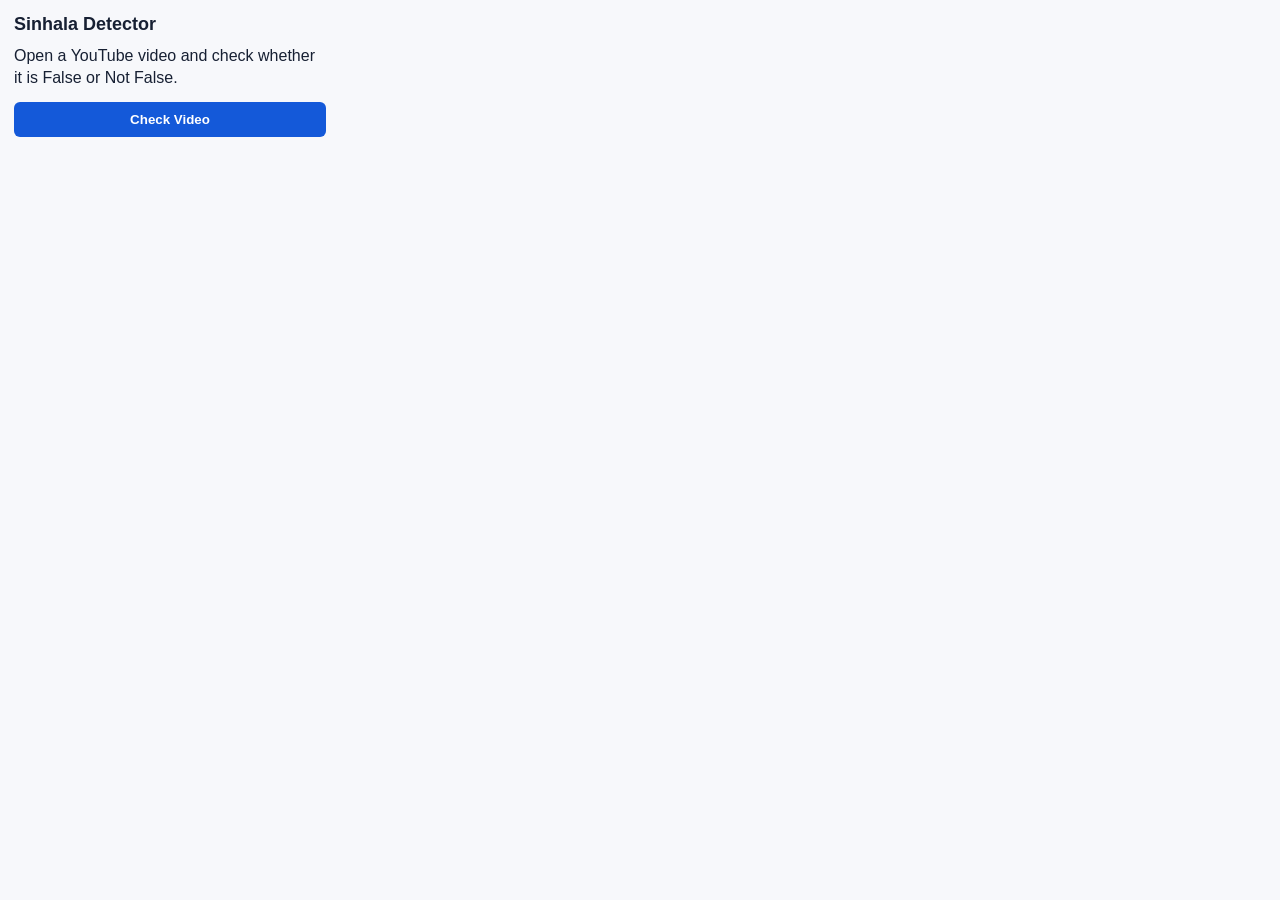
<file: false 2/false 2/chrome_extension/popup.html>
<!doctype html>
<html lang="en">
  <head>
    <meta charset="utf-8">
    <title>Sinhala Detector</title>
    <link rel="stylesheet" href="popup.css">
  </head>
  <body>
    <main>
      <h1>Sinhala Detector</h1>
      <p id="status">Open a YouTube video and check whether it is False or Not False.</p>
      <button id="check">Check Video</button>

      <section id="result" hidden>
        <div class="label" id="label"></div>
        <div class="confidence" id="confidence"></div>
        <div class="meta" id="fields"></div>
        <div class="meta" id="review"></div>
        <div class="meta" id="evidence"></div>
        <ul id="probabilities"></ul>
        <div class="warning" id="warnings"></div>
      </section>
    </main>
    <script src="popup.js"></script>
  </body>
</html>
</file>
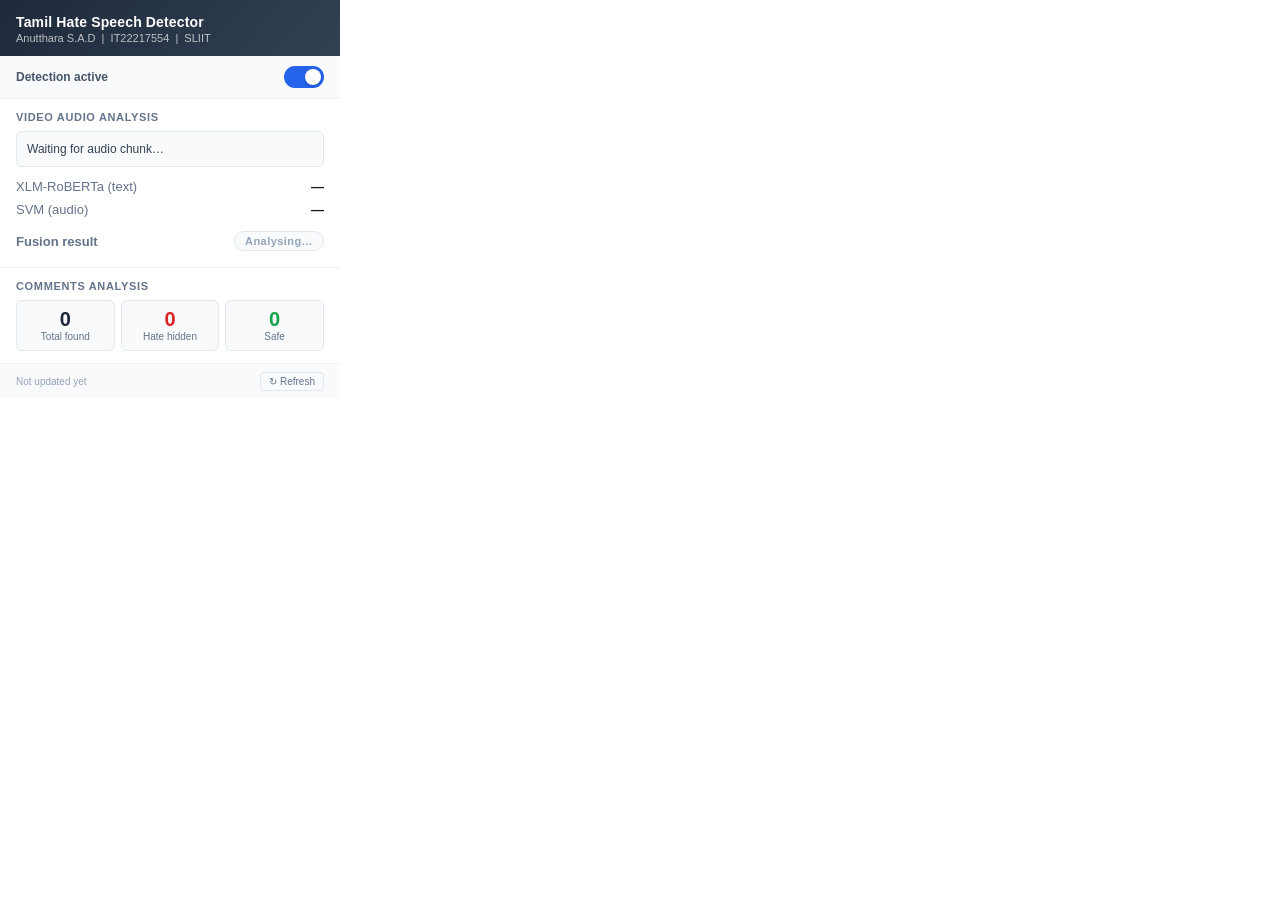
<file: tamil-hate-speech-detection/tamil-hate-speech-detection/chrome-extension/popup.html>
<!DOCTYPE html>
<html lang="en">
<head>
  <meta charset="UTF-8">
  <meta name="viewport" content="width=device-width, initial-scale=1.0">
  <title>Tamil Hate Speech Detector</title>
  <style>
    * { box-sizing: border-box; margin: 0; padding: 0; }

    body {
      width: 340px;
      font-family: -apple-system, BlinkMacSystemFont, 'Segoe UI', Roboto, Arial, sans-serif;
      font-size: 13px;
      color: #1a1a1a;
      background: #fff;
    }

    /* ── Header ── */
    .header {
      background: linear-gradient(135deg, #1e293b 0%, #334155 100%);
      color: #fff;
      padding: 14px 16px 12px;
    }
    .header h1 {
      font-size: 14px;
      font-weight: 700;
      letter-spacing: 0.01em;
      margin-bottom: 2px;
    }
    .header p {
      font-size: 11px;
      opacity: 0.7;
    }

    /* ── Toggle row ── */
    .toggle-row {
      display: flex;
      align-items: center;
      justify-content: space-between;
      padding: 10px 16px;
      border-bottom: 1px solid #f0f0f0;
      background: #f8fafc;
    }
    .toggle-label { font-weight: 600; font-size: 12px; color: #475569; }
    .toggle-switch {
      position: relative;
      width: 40px; height: 22px;
    }
    .toggle-switch input { display: none; }
    .slider {
      position: absolute; inset: 0;
      background: #cbd5e1; border-radius: 11px;
      cursor: pointer; transition: background 0.2s;
    }
    .slider::before {
      content: '';
      position: absolute;
      width: 16px; height: 16px;
      left: 3px; top: 3px;
      background: #fff; border-radius: 50%;
      transition: transform 0.2s;
      box-shadow: 0 1px 3px rgba(0,0,0,0.2);
    }
    input:checked + .slider { background: #2563eb; }
    input:checked + .slider::before { transform: translateX(18px); }

    /* ── Sections ── */
    .section {
      padding: 12px 16px;
      border-bottom: 1px solid #f0f0f0;
    }
    .section-title {
      font-size: 11px;
      font-weight: 700;
      text-transform: uppercase;
      letter-spacing: 0.06em;
      color: #64748b;
      margin-bottom: 8px;
    }

    /* ── Status badge ── */
    .badge {
      display: inline-flex;
      align-items: center;
      gap: 5px;
      padding: 3px 10px;
      border-radius: 999px;
      font-size: 11px;
      font-weight: 700;
      letter-spacing: 0.04em;
    }
    .badge-hate { background: #fef2f2; color: #dc2626; border: 1px solid #fca5a5; }
    .badge-safe { background: #f0fdf4; color: #16a34a; border: 1px solid #86efac; }
    .badge-waiting { background: #f8fafc; color: #94a3b8; border: 1px solid #e2e8f0; }

    /* ── Row items ── */
    .row {
      display: flex;
      justify-content: space-between;
      align-items: center;
      padding: 4px 0;
    }
    .row-label { color: #64748b; }
    .row-value { font-weight: 600; }
    .val-hate   { color: #dc2626; }
    .val-safe   { color: #16a34a; }
    .val-neutral{ color: #1e293b; }

    /* ── Transcription box ── */
    .transcription {
      background: #f8fafc;
      border: 1px solid #e2e8f0;
      border-radius: 6px;
      padding: 8px 10px;
      font-size: 12px;
      color: #334155;
      line-height: 1.5;
      margin-bottom: 8px;
      max-height: 60px;
      overflow-y: auto;
    }

    /* ── Comment stats ── */
    .stat-grid {
      display: grid;
      grid-template-columns: 1fr 1fr 1fr;
      gap: 6px;
      margin-top: 4px;
    }
    .stat-card {
      background: #f8fafc;
      border: 1px solid #e2e8f0;
      border-radius: 6px;
      padding: 8px 6px;
      text-align: center;
    }
    .stat-number { font-size: 20px; font-weight: 700; line-height: 1; }
    .stat-label  { font-size: 10px; color: #64748b; margin-top: 2px; }
    .num-total   { color: #1e293b; }
    .num-hate    { color: #dc2626; }
    .num-safe    { color: #16a34a; }

    /* ── Footer ── */
    .footer {
      padding: 8px 16px;
      background: #f8fafc;
      display: flex;
      justify-content: space-between;
      align-items: center;
    }
    .footer-note { font-size: 10px; color: #94a3b8; }
    .refresh-btn {
      background: none;
      border: 1px solid #e2e8f0;
      border-radius: 4px;
      padding: 3px 8px;
      font-size: 10px;
      color: #64748b;
      cursor: pointer;
    }
    .refresh-btn:hover { background: #f1f5f9; }
  </style>
</head>
<body>

  <div class="header">
    <h1>Tamil Hate Speech Detector</h1>
    <p>Anutthara S.A.D &nbsp;|&nbsp; IT22217554 &nbsp;|&nbsp; SLIIT</p>
  </div>

  <div class="toggle-row">
    <span class="toggle-label">Detection active</span>
    <label class="toggle-switch">
      <input type="checkbox" id="toggleSwitch" checked>
      <span class="slider"></span>
    </label>
  </div>

  <!-- Section 1: Video -->
  <div class="section">
    <div class="section-title">Video Audio Analysis</div>

    <div class="transcription" id="transcription">
      Waiting for audio chunk…
    </div>

    <div class="row">
      <span class="row-label">XLM-RoBERTa (text)</span>
      <span class="row-value" id="textResult">—</span>
    </div>
    <div class="row">
      <span class="row-label">SVM (audio)</span>
      <span class="row-value" id="audioResult">—</span>
    </div>
    <div class="row" style="margin-top:6px;">
      <span class="row-label" style="font-weight:600">Fusion result</span>
      <span id="fusionBadge" class="badge badge-waiting">Analysing…</span>
    </div>
  </div>

  <!-- Section 2: Comments -->
  <div class="section">
    <div class="section-title">Comments Analysis</div>
    <div class="stat-grid">
      <div class="stat-card">
        <div class="stat-number num-total" id="totalCount">0</div>
        <div class="stat-label">Total found</div>
      </div>
      <div class="stat-card">
        <div class="stat-number num-hate" id="hateCount">0</div>
        <div class="stat-label">Hate hidden</div>
      </div>
      <div class="stat-card">
        <div class="stat-number num-safe" id="safeCount">0</div>
        <div class="stat-label">Safe</div>
      </div>
    </div>
  </div>

  <!-- Footer -->
  <div class="footer">
    <span class="footer-note" id="lastUpdated">Not updated yet</span>
    <button class="refresh-btn" id="refreshBtn">↻ Refresh</button>
  </div>

  <script src="popup.js"></script>
</body>
</html>
</file>
<file: chrome_extension/popup.css>
body {
  width: 360px;
  margin: 0;
  font-family: -apple-system, Segoe UI, Roboto, Arial, sans-serif;
  color: #0f172a;
  background: #f7f9fc;
}

main { padding: 16px; }

header { display: flex; align-items: center; justify-content: space-between; margin-bottom: 4px; flex-wrap: wrap; gap: 6px; }
.brand { font-weight: 800; font-size: 16px; }
.auto-badge {
  font-size: 10px; font-weight: 700; color: #16a34a; background: #dcfce7;
  border-radius: 999px; padding: 3px 10px;
}

.page-status { font-size: 12px; color: #64748b; margin: 6px 0 12px; }

.video-info {
  background: white; border: 1px solid #e2e8f0; border-radius: 8px;
  padding: 8px 10px; margin-bottom: 12px;
}
.video-title { font-size: 12px; font-weight: 600; color: #0f172a; line-height: 1.4; }

.group {
  background: white; border: 1px solid #e2e8f0; border-radius: 10px;
  padding: 10px 12px; margin-bottom: 10px;
}
.group h2 {
  display: flex; align-items: center; gap: 8px;
  font-size: 12px; font-weight: 700; color: #0f172a; margin: 0 0 10px;
}
.step-num {
  width: 16px; height: 16px; border-radius: 50%; background: #2563eb; color: white;
  font-size: 10px; font-weight: 800; display: inline-flex; align-items: center; justify-content: center;
}

/* One card per module. The whole card highlights when its own checkbox
   is checked, so the current selection is obvious without reading text. */
.module-card {
  border: 1.5px solid #e2e8f0; border-radius: 10px; margin-bottom: 8px;
  transition: border-color .15s, background .15s; overflow: hidden;
}
.module-card:has(> .module-head input:checked) { border-color: #2563eb; background: #eff6ff; }
.module-card.muted { opacity: 0.55; }
.module-card.muted .module-head { cursor: default; }

.module-head {
  display: flex; align-items: flex-start; gap: 10px;
  padding: 10px; cursor: pointer;
}
.module-head input[type="checkbox"] { margin-top: 3px; }
.module-icon {
  width: 26px; height: 26px; border-radius: 7px; flex-shrink: 0;
  display: flex; align-items: center; justify-content: center; font-size: 13px;
  background: #eff6ff;
}
.module-icon.false { background: #fff7ed; }
.module-icon.deepfake { background: #f0fdf4; }
.module-text { flex: 1; }
.module-title { font-size: 13px; font-weight: 700; color: #0f172a; }
.module-desc { font-size: 11px; color: #64748b; margin-top: 2px; line-height: 1.4; }

.module-body { padding: 0 10px 12px 46px; }
.sub-label { font-size: 10px; font-weight: 700; color: #94a3b8; text-transform: uppercase; letter-spacing: .03em; margin-bottom: 6px; }
.lang-choice { display: flex; gap: 14px; margin-bottom: 10px; }
.lang-option { display: flex; align-items: center; gap: 5px; font-size: 12px; font-weight: 600; cursor: pointer; }
.sub-checkbox { display: flex; align-items: center; gap: 6px; font-size: 12px; font-weight: 600; color: #334155; cursor: pointer; }

.tag {
  font-size: 10px; background: #eff6ff; color: #2563eb;
  border-radius: 999px; padding: 1px 8px;
}
.tag.soon { background: #f1f5f9; color: #94a3b8; }

.info-banner {
  font-size: 11px; color: #1e40af; background: #eff6ff; border: 1px solid #bfdbfe;
  border-radius: 8px; padding: 8px 10px; margin-bottom: 10px; line-height: 1.5;
}

button#check {
  width: 100%; border: 0; border-radius: 8px; padding: 11px 12px;
  background: linear-gradient(135deg, #3b82f6, #1d4ed8);
  color: white; font-weight: 700; font-size: 13px; cursor: pointer;
  box-shadow: 0 4px 12px rgba(37,99,235,0.25);
}
button#check:disabled {
  background: #e2e8f0; color: #94a3b8; box-shadow: none; cursor: default;
}
.est-time { font-size: 10px; color: #94a3b8; text-align: center; margin: 6px 0 0; }

.status { font-size: 12px; color: #64748b; margin: 8px 0 0; min-height: 14px; text-align: center; }

#results { margin-top: 10px; }

.result-card {
  background: white; border: 1px solid #e2e8f0; border-radius: 10px;
  padding: 12px 14px; margin-bottom: 10px;
}
.result-card .title { font-size: 12px; font-weight: 700; color: #0f172a; margin-bottom: 6px; }
.badge {
  display: inline-block; border-radius: 999px; padding: 3px 10px;
  font-size: 11px; font-weight: 700; margin-right: 6px;
}
.badge.safe { background: #dcfce7; color: #16a34a; }
.badge.hate { background: #fee2e2; color: #dc2626; }
.badge.neutral { background: #eff6ff; color: #2563eb; }
.result-meta { font-size: 11px; color: #64748b; margin-top: 6px; line-height: 1.5; }
.result-error { font-size: 11px; color: #dc2626; }
.result-warning {
  font-size: 11px; color: #92400e; background: #fffbeb; border: 1px solid #fde68a;
  border-radius: 6px; padding: 6px 8px; margin-top: 8px; font-weight: 600;
}
.result-loading { font-size: 11px; color: #64748b; font-style: italic; }
.retry-btn {
  width: 100%; margin-top: 8px; border: 1.5px solid #2563eb; border-radius: 8px;
  background: white; color: #2563eb; font-weight: 700; font-size: 12px;
  padding: 7px 10px; cursor: pointer;
}
.retry-btn:hover { background: #eff6ff; }
.retry-btn:disabled { opacity: 0.6; cursor: wait; }

/* Summary strip — one compact stat per enabled check, glanceable without
   reading any of the detail cards below it. */
.summary-strip { display: flex; gap: 8px; margin-bottom: 12px; flex-wrap: wrap; }
.summary-card {
  flex: 1; min-width: 72px; text-align: center; border-radius: 10px;
  padding: 8px 6px; border: 1.5px solid #e2e8f0; background: white;
}
.summary-card.safe { border-color: #bbf7d0; background: #f0fdf4; }
.summary-card.hate { border-color: #fecaca; background: #fef2f2; }
.summary-icon { font-size: 14px; }
.summary-value { font-size: 11px; font-weight: 800; color: #0f172a; margin-top: 2px; }
.summary-card.safe .summary-value { color: #16a34a; }
.summary-card.hate .summary-value { color: #dc2626; }
.summary-label { font-size: 9px; color: #94a3b8; text-transform: uppercase; letter-spacing: .02em; margin-top: 1px; }

/* Flagged-instance / flagged-comment lists */
.instance-list { margin-top: 8px; }
.instance-row {
  font-size: 11px; color: #334155; line-height: 1.5; padding: 6px 8px;
  background: #f8fafc; border-radius: 6px; margin-bottom: 5px;
}
.instance-more { font-size: 10px; color: #94a3b8; padding: 2px 8px; }

.comment-details { margin-top: 8px; }
.comment-details summary {
  font-size: 11px; font-weight: 700; color: #2563eb; cursor: pointer; list-style: none;
}
.comment-details summary::-webkit-details-marker { display: none; }
.comment-details summary::before { content: "▸ "; }
.comment-details[open] summary::before { content: "▾ "; }
.comment-details .instance-list { max-height: 160px; overflow-y: auto; }

/* Full video transcript box + copy button */
.transcript-box {
  width: 100%; box-sizing: border-box; margin-top: 8px; resize: vertical;
  min-height: 90px; max-height: 220px; font-size: 11px; line-height: 1.5;
  color: #334155; background: #f8fafc; border: 1px solid #e2e8f0; border-radius: 6px;
  padding: 8px; font-family: inherit;
}
.copy-btn {
  width: 100%; margin-top: 8px; border: 1.5px solid #2563eb; border-radius: 8px;
  background: white; color: #2563eb; font-weight: 700; font-size: 12px;
  padding: 7px 10px; cursor: pointer;
}
.copy-btn:hover { background: #eff6ff; }
</file>
<file: false 2/false 2/chrome_extension/popup.css>
body {
  width: 340px;
  margin: 0;
  font-family: Arial, sans-serif;
  color: #172033;
  background: #f7f8fb;
}

main {
  padding: 14px;
}

h1 {
  margin: 0 0 10px;
  font-size: 18px;
}

p {
  margin: 0 0 12px;
  line-height: 1.4;
}

button {
  width: 100%;
  border: 0;
  border-radius: 6px;
  padding: 10px 12px;
  background: #1459d9;
  color: white;
  font-weight: 700;
  cursor: pointer;
}

button:disabled {
  opacity: 0.65;
  cursor: wait;
}

#result {
  margin-top: 14px;
  padding-top: 12px;
  border-top: 1px solid #d7dcea;
}

.label {
  font-size: 20px;
  font-weight: 800;
}

.label.false {
  color: #b42318;
}

.label.not-false {
  color: #047857;
}

.confidence,
.meta,
.warning {
  margin-top: 8px;
  font-size: 13px;
}

.warning {
  color: #9a4b00;
}

ul {
  padding-left: 18px;
  margin: 10px 0 0;
}

li {
  margin: 3px 0;
}
</file>
